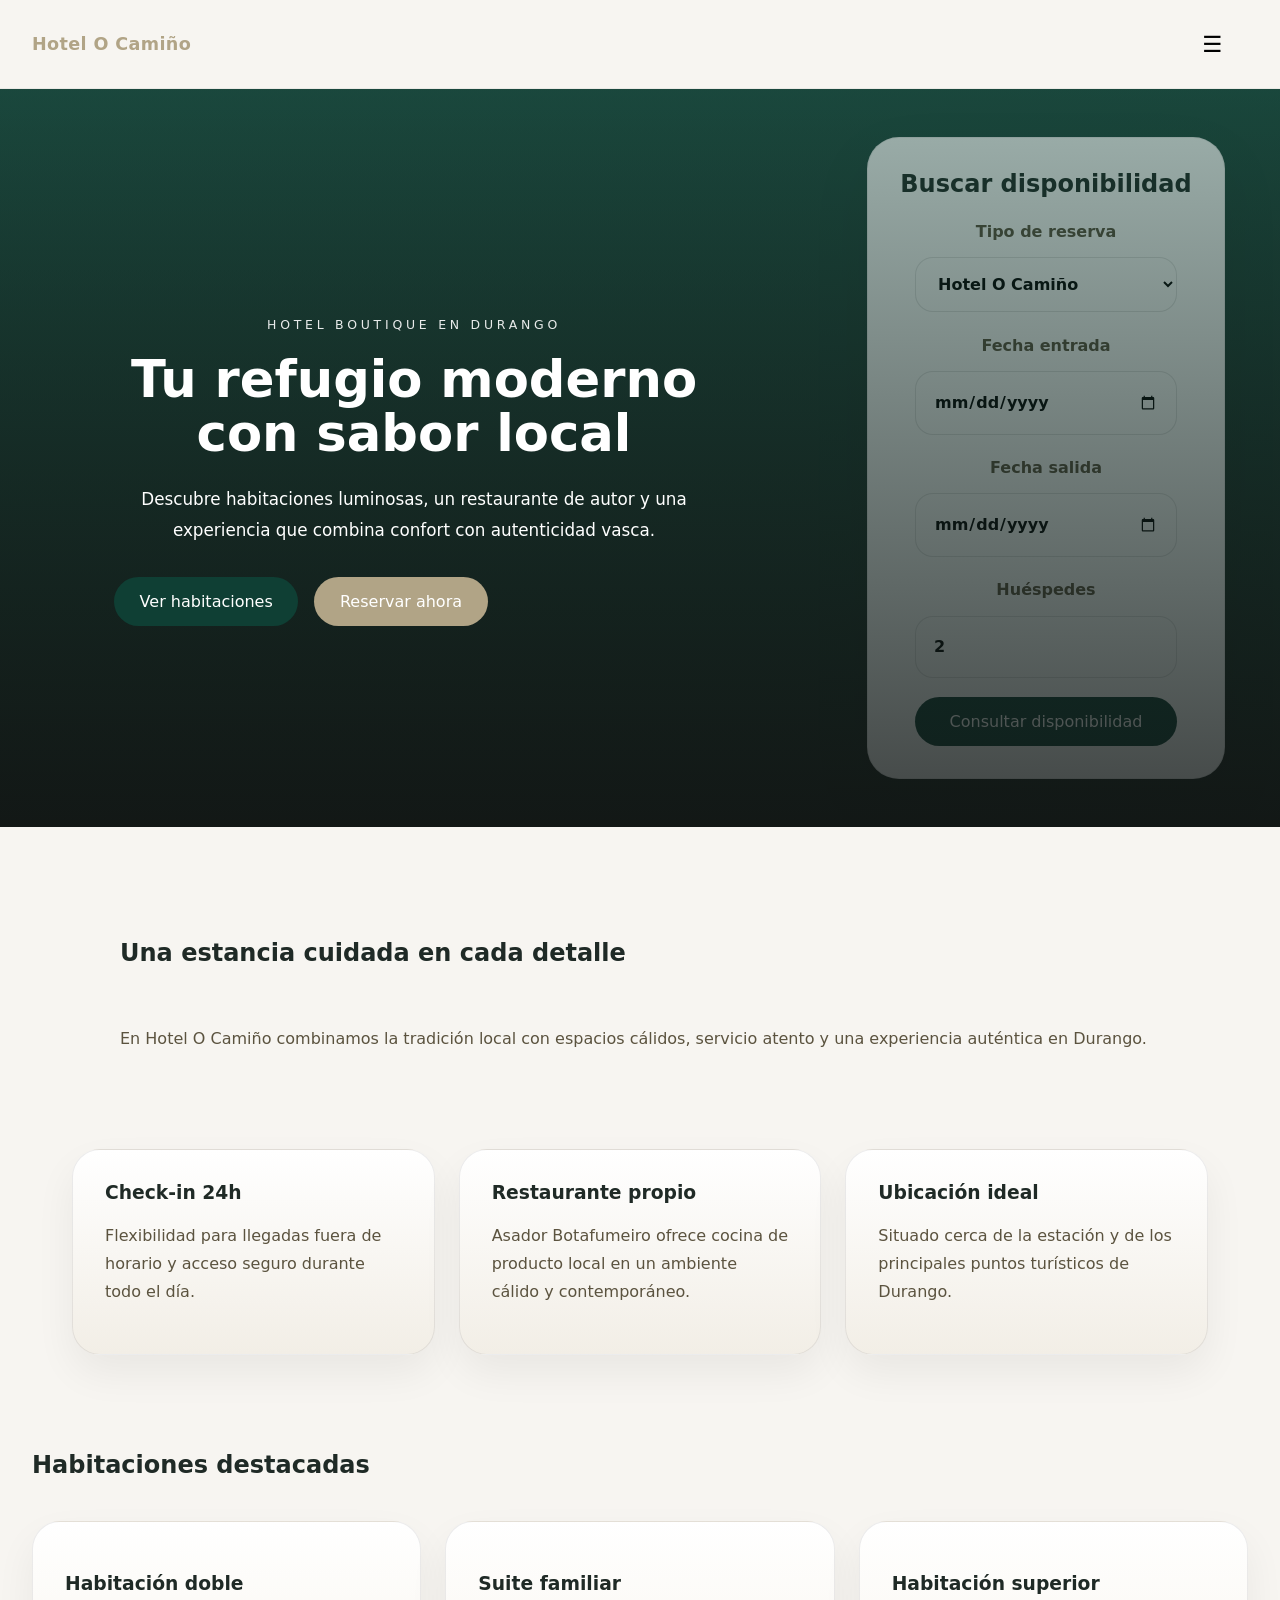
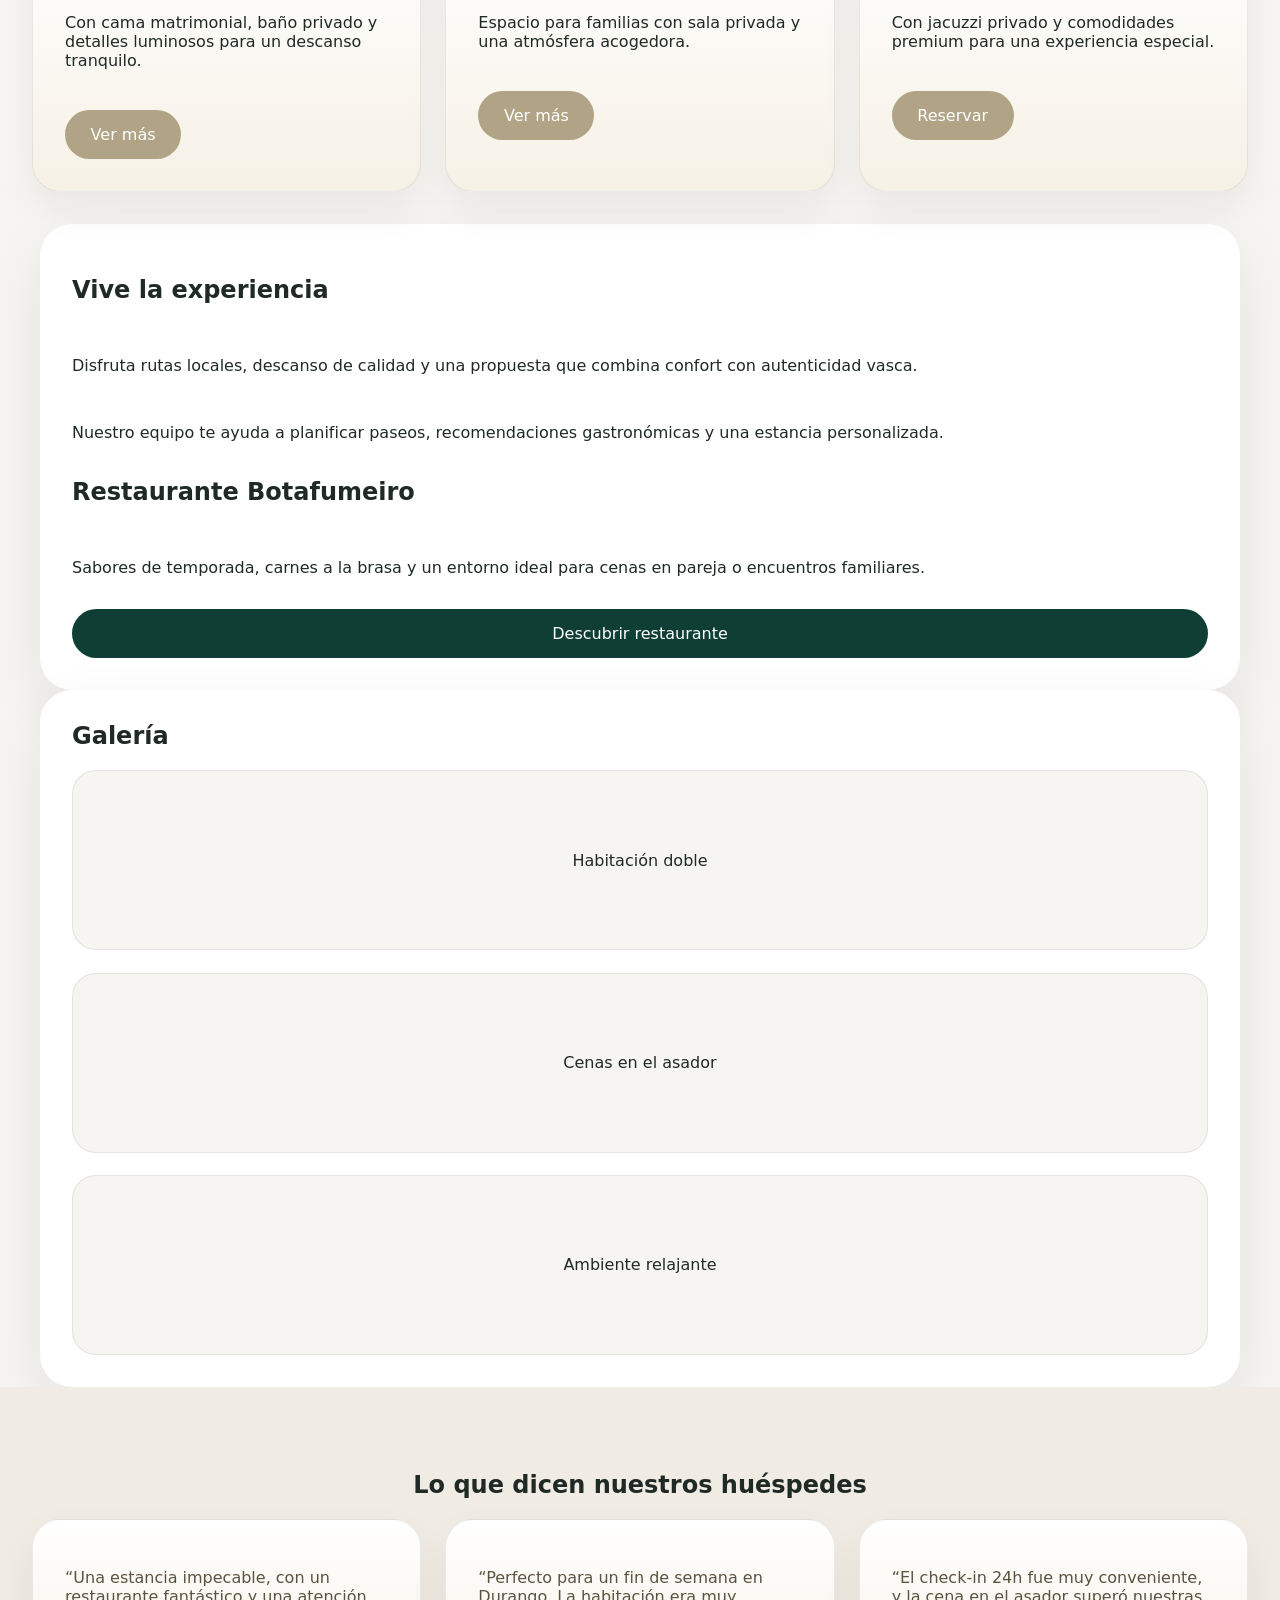
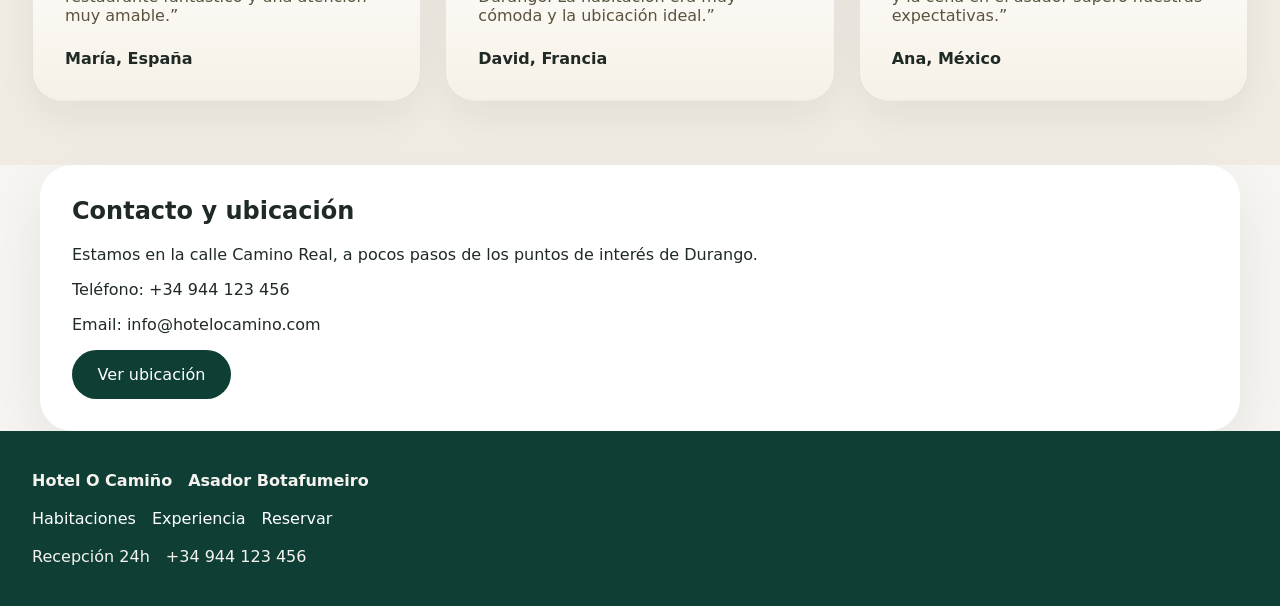
<file: demo Prodgects/index.html>
<!DOCTYPE html>
<html lang="es">

<head>
    <meta charset="UTF-8" />
    <meta name="viewport" content="width=device-width, initial-scale=1.0" />
    <meta name="description"
        content="Hotel O Camiño: alojamiento boutique en Durango con restaurante propio, reservas 24h y experiencia local." />
    <title>Hotel O Camiño</title>
    <link rel="stylesheet" href="style.css" />
</head>

<body>
    <header class="site-header">
        <div class="brand-group">
            <a href="index.html" class="brand-link hotel-logo">Hotel O Camiño</a>
        </div>
        <nav class="main-nav" aria-label="Navegación principal">
            <a href="#home">Inicio</a>
            <a href="#rooms">Habitaciones</a>
            <a href="#experience">Experiencia</a>
            <a href="#gallery">Galería</a>
            <a href="#contact">Contacto</a>
            <a href="reservas.html" class="btn btn-alt">Reservar</a>
        </nav>
        <button class="menu-toggle" aria-expanded="false" aria-label="Abrir menú">☰</button>
    </header>

    <main>
        <section id="home" class="hero hero-home">
            <div class="hero-content">
                <p class="eyebrow">Hotel boutique en Durango</p>
                <h1>Tu refugio moderno con sabor local</h1>
                <p>Descubre habitaciones luminosas, un restaurante de autor y una experiencia que combina confort con
                    autenticidad vasca.</p>
                <div class="hero-actions">
                    <a href="#rooms" class="btn btn-primary">Ver habitaciones</a>
                    <a href="reservas.html" class="btn btn-alt">Reservar ahora</a>
                </div>
            </div>

            <aside class="hero-card reservation-panel">
                <h2>Buscar disponibilidad</h2>
                <form class="reservation-form" action="#" novalidate>
                    <label>
                        Tipo de reserva
                        <select name="type" required>
                            <option value="hotel">Hotel O Camiño</option>
                            <option value="restaurant">Asador Botafumeiro</option>
                        </select>
                    </label>
                    <label>
                        Fecha entrada
                        <input type="date" name="checkin" required />
                    </label>
                    <label>
                        Fecha salida
                        <input type="date" name="checkout" required />
                    </label>
                    <label>
                        Huéspedes
                        <input type="number" name="guests" min="1" value="2" required />
                    </label>
                    <button type="submit" class="btn btn-primary">Consultar disponibilidad</button>
                </form>
            </aside>
        </section>

        <section class="section-intro">
            <div class="section-copy">
                <h2>Una estancia cuidada en cada detalle</h2>
                <p>En Hotel O Camiño combinamos la tradición local con espacios cálidos, servicio atento y una
                    experiencia auténtica en Durango.</p>
            </div>
            <div class="benefits-grid">
                <article class="card">
                    <h3>Check-in 24h</h3>
                    <p>Flexibilidad para llegadas fuera de horario y acceso seguro durante todo el día.</p>
                </article>
                <article class="card">
                    <h3>Restaurante propio</h3>
                    <p>Asador Botafumeiro ofrece cocina de producto local en un ambiente cálido y contemporáneo.</p>
                </article>
                <article class="card">
                    <h3>Ubicación ideal</h3>
                    <p>Situado cerca de la estación y de los principales puntos turísticos de Durango.</p>
                </article>
            </div>
        </section>

        <section id="rooms" class="cards-row">
            <h2>Habitaciones destacadas</h2>
            <div class="room-grid">
                <article class="room-card">
                    <h3>Habitación doble</h3>
                    <p>Con cama matrimonial, baño privado y detalles luminosos para un descanso tranquilo.</p>
                    <a href="hotel.html" class="btn btn-alt">Ver más</a>
                </article>
                <article class="room-card">
                    <h3>Suite familiar</h3>
                    <p>Espacio para familias con sala privada y una atmósfera acogedora.</p>
                    <a href="hotel.html" class="btn btn-alt">Ver más</a>
                </article>
                <article class="room-card">
                    <h3>Habitación superior</h3>
                    <p>Con jacuzzi privado y comodidades premium para una experiencia especial.</p>
                    <a href="reservas.html" class="btn btn-alt">Reservar</a>
                </article>
            </div>
        </section>

        <section id="experience" class="feature-split">
            <div>
                <h2>Vive la experiencia</h2>
                <p>Disfruta rutas locales, descanso de calidad y una propuesta que combina confort con autenticidad
                    vasca.</p>
                <p>Nuestro equipo te ayuda a planificar paseos, recomendaciones gastronómicas y una estancia
                    personalizada.</p>
            </div>
            <div>
                <h2>Restaurante Botafumeiro</h2>
                <p>Sabores de temporada, carnes a la brasa y un entorno ideal para cenas en pareja o encuentros
                    familiares.</p>
                <a href="restaurant.html" class="btn btn-primary">Descubrir restaurante</a>
            </div>
        </section>

        <section id="gallery" class="gallery-section">
            <h2>Galería</h2>
            <div class="gallery-grid">
                <div class="gallery-item">Habitación doble</div>
                <div class="gallery-item">Cenas en el asador</div>
                <div class="gallery-item">Ambiente relajante</div>
            </div>
        </section>

        <section class="testimonial-section">
            <h2>Lo que dicen nuestros huéspedes</h2>
            <div class="testimonial-grid">
                <article class="testimonial-card">
                    <p>“Una estancia impecable, con un restaurante fantástico y una atención muy amable.”</p>
                    <strong>María, España</strong>
                </article>
                <article class="testimonial-card">
                    <p>“Perfecto para un fin de semana en Durango. La habitación era muy cómoda y la ubicación ideal.”
                    </p>
                    <strong>David, Francia</strong>
                </article>
                <article class="testimonial-card">
                    <p>“El check-in 24h fue muy conveniente, y la cena en el asador superó nuestras expectativas.”</p>
                    <strong>Ana, México</strong>
                </article>
            </div>
        </section>

        <section id="contact" class="about-panel">
            <div>
                <h2>Contacto y ubicación</h2>
                <p>Estamos en la calle Camino Real, a pocos pasos de los puntos de interés de Durango.</p>
                <p>Teléfono: <a href="tel:+34944123456">+34 944 123 456</a></p>
                <p>Email: <a href="mailto:info@hotelocamino.com">info@hotelocamino.com</a></p>
                <a href="ubicacion.html" class="btn btn-primary">Ver ubicación</a>
            </div>
        </section>
    </main>

    <footer class="site-footer">
        <div class="footer-brand">
            <span>Hotel O Camiño</span>
            <span>Asador Botafumeiro</span>
        </div>
        <div class="footer-nav">
            <a href="#rooms">Habitaciones</a>
            <a href="#experience">Experiencia</a>
            <a href="reservas.html">Reservar</a>
        </div>
        <div class="contact-info">
            <p>Recepción 24h</p>
            <p>+34 944 123 456</p>
        </div>
    </footer>

    <script src="script.js"></script>
</body>

</html>
</file>
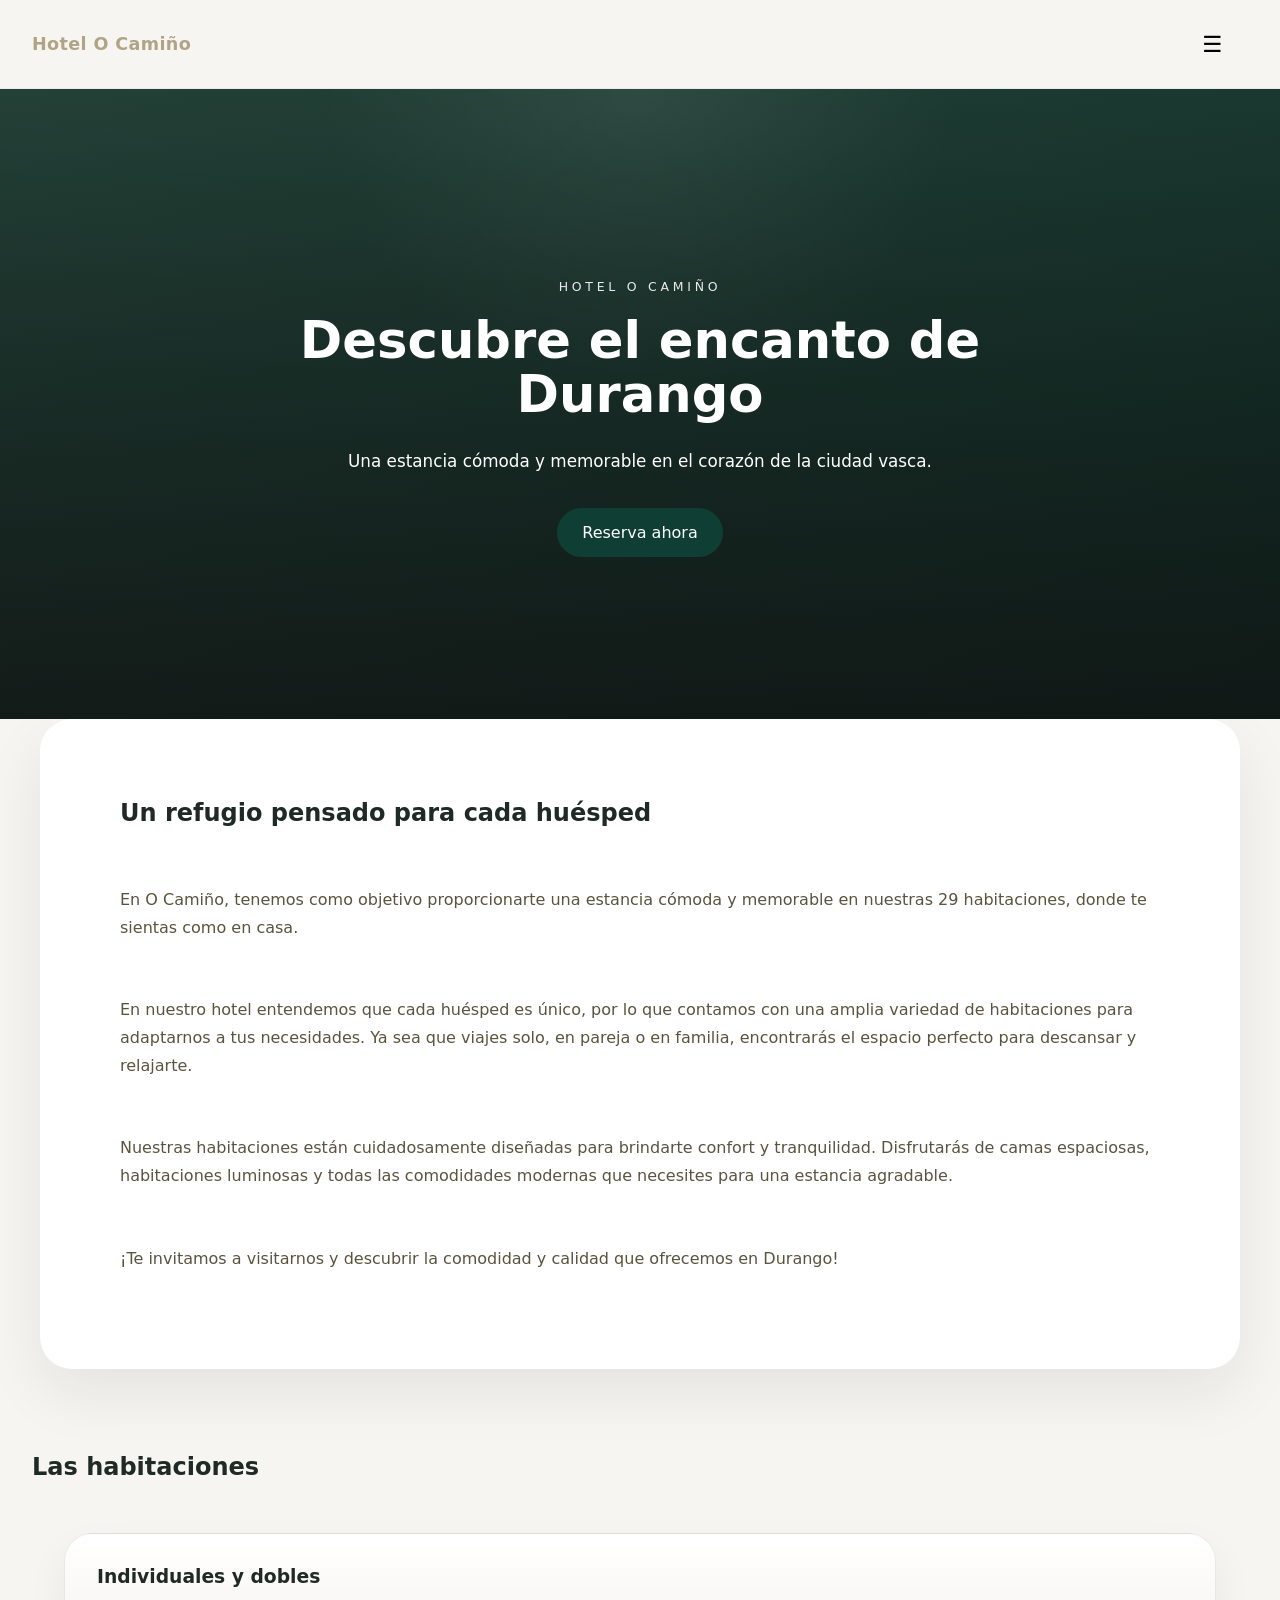
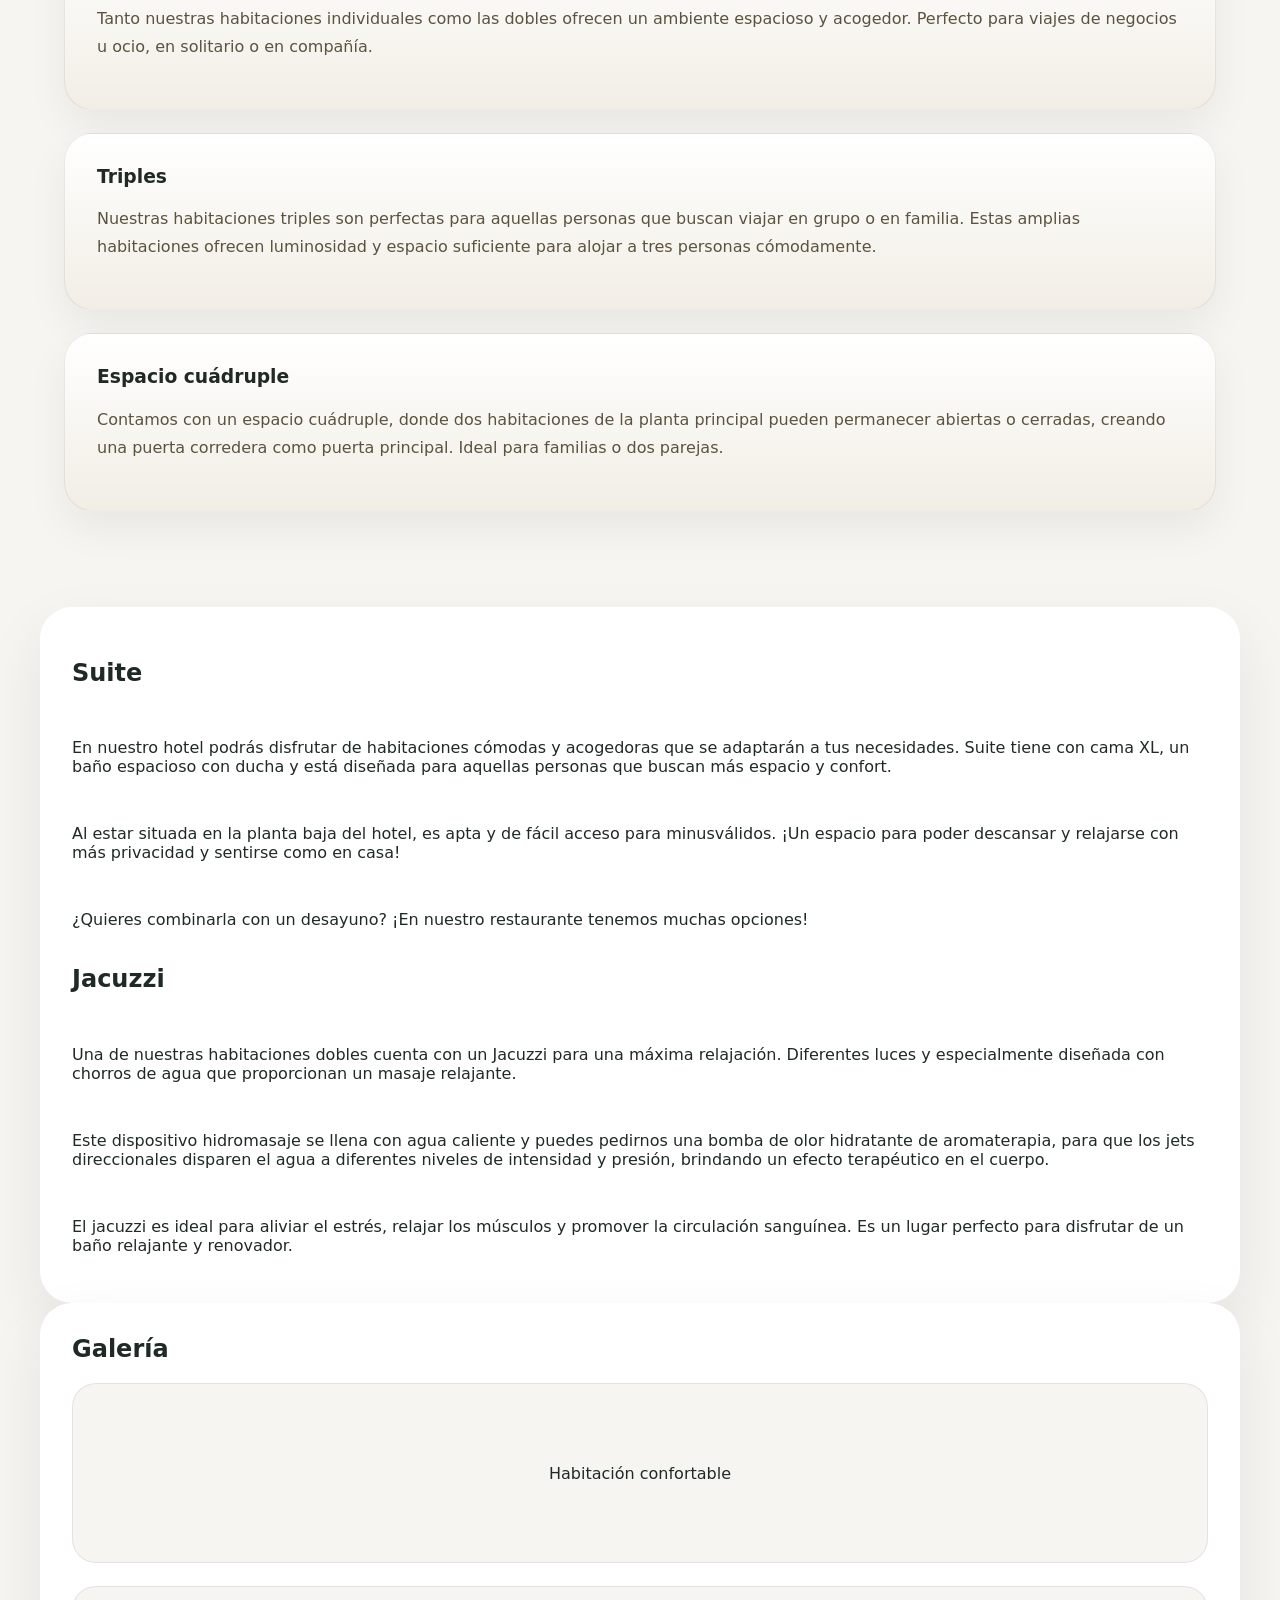
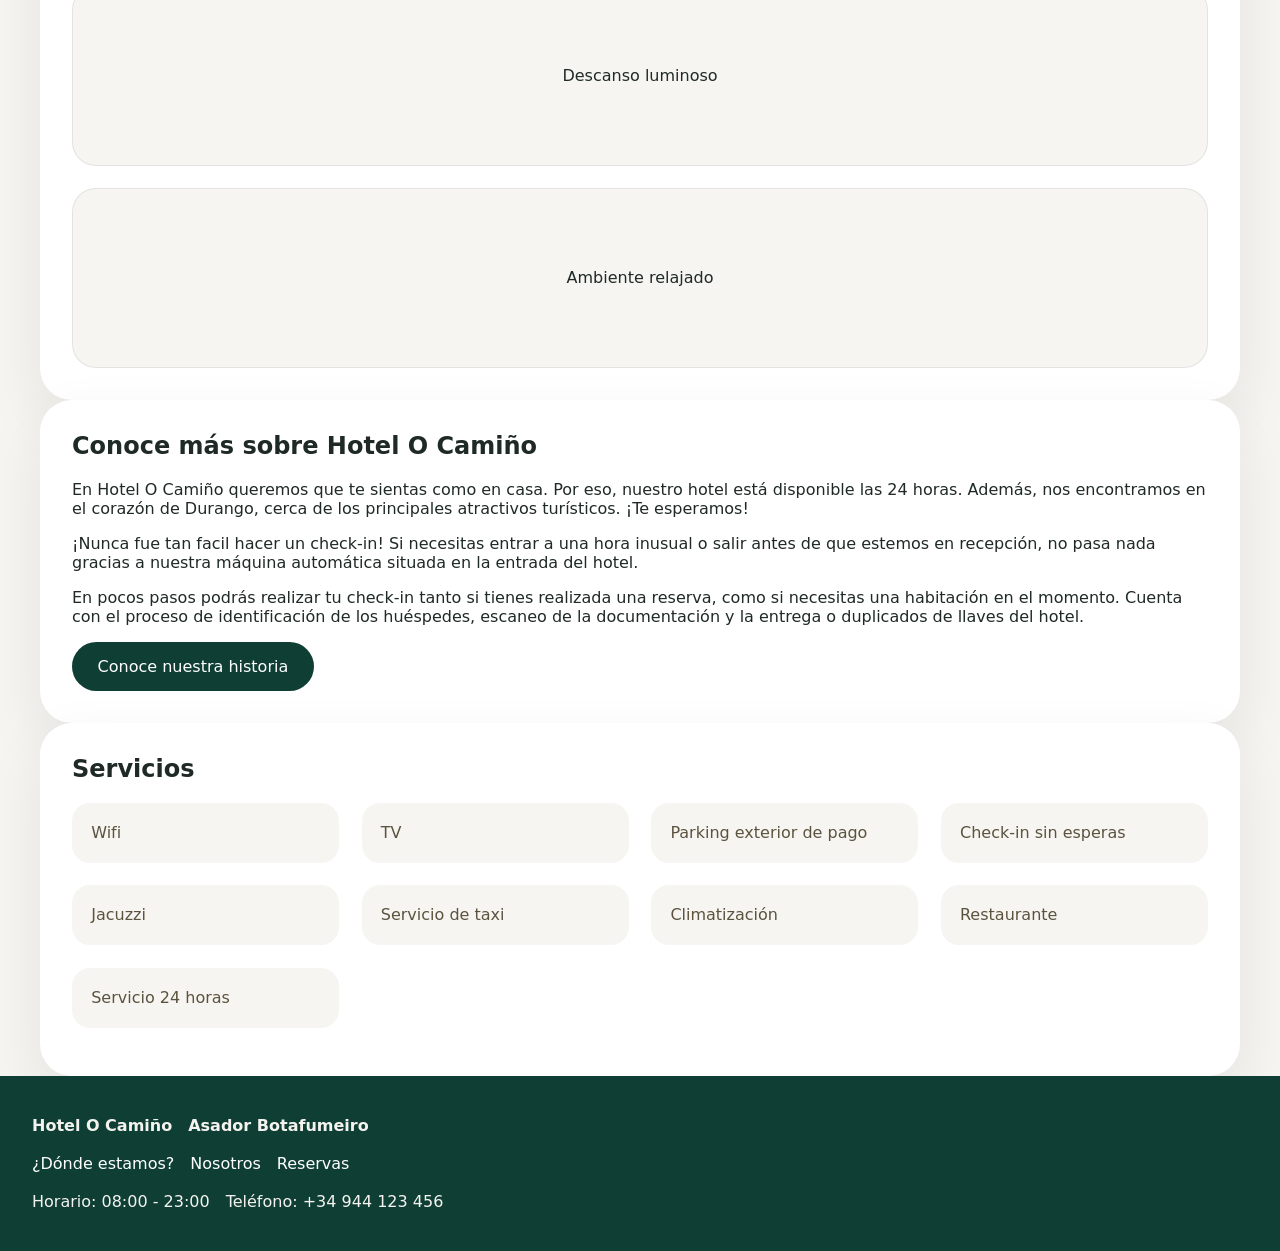
<file: demo Prodgects/hotel.html>
<!DOCTYPE html>
<html lang="es">

<head>
    <meta charset="UTF-8" />
    <meta name="viewport" content="width=device-width, initial-scale=1.0" />
    <title>Hotel O Camiño</title>
    <link rel="stylesheet" href="style.css" />
</head>

<body>
    <header class="site-header">
        <div class="brand-group">
            <a href="index.html" class="brand-link hotel-logo">Hotel O Camiño</a>
        </div>
        <nav class="main-nav">
            <a href="ubicacion.html">¿Dónde estamos?</a>
            <a href="nosotros.html">Nosotros</a>
            <a href="reservas.html" class="btn btn-alt">Reservas</a>
        </nav>
        <button class="menu-toggle" aria-label="Abrir menú">☰</button>
    </header>

    <section class="hero hero-hotel">
        <div class="hero-content">
            <p class="eyebrow">Hotel O Camiño</p>
            <h1>Descubre el encanto de Durango</h1>
            <p>Una estancia cómoda y memorable en el corazón de la ciudad vasca.</p>
            <a href="reservas.html" class="btn btn-primary">Reserva ahora</a>
        </div>
    </section>

    <section class="intro-panel">
        <div class="section-copy">
            <h2>Un refugio pensado para cada huésped</h2>
            <p>En O Camiño, tenemos como objetivo proporcionarte una estancia cómoda y memorable en nuestras 29
                habitaciones, donde te sientas como en casa.</p>
            <p>En nuestro hotel entendemos que cada huésped es único, por lo que contamos con una amplia variedad de
                habitaciones para adaptarnos a tus necesidades. Ya sea que viajes solo, en pareja o en familia,
                encontrarás el espacio perfecto para descansar y relajarte.</p>
            <p>Nuestras habitaciones están cuidadosamente diseñadas para brindarte confort y tranquilidad. Disfrutarás
                de camas espaciosas, habitaciones luminosas y todas las comodidades modernas que necesites para una
                estancia agradable.</p>
            <p>¡Te invitamos a visitarnos y descubrir la comodidad y calidad que ofrecemos en Durango!</p>
        </div>
    </section>

    <section class="rooms-grid">
        <h2>Las habitaciones</h2>
        <div class="cards-row">
            <article class="card">
                <h3>Individuales y dobles</h3>
                <p>Tanto nuestras habitaciones individuales como las dobles ofrecen un ambiente espacioso y acogedor.
                    Perfecto para viajes de negocios u ocio, en solitario o en compañía.</p>
            </article>
            <article class="card">
                <h3>Triples</h3>
                <p>Nuestras habitaciones triples son perfectas para aquellas personas que buscan viajar en grupo o en
                    familia. Estas amplias habitaciones ofrecen luminosidad y espacio suficiente para alojar a tres
                    personas cómodamente.</p>
            </article>
            <article class="card">
                <h3>Espacio cuádruple</h3>
                <p>Contamos con un espacio cuádruple, donde dos habitaciones de la planta principal pueden permanecer
                    abiertas o cerradas, creando una puerta corredera como puerta principal. Ideal para familias o dos
                    parejas.</p>
            </article>
        </div>
    </section>

    <section class="feature-split">
        <div>
            <h2>Suite</h2>
            <p>En nuestro hotel podrás disfrutar de habitaciones cómodas y acogedoras que se adaptarán a tus
                necesidades. Suite tiene con cama XL, un baño espacioso con ducha y está diseñada para aquellas personas
                que buscan más espacio y confort.</p>
            <p>Al estar situada en la planta baja del hotel, es apta y de fácil acceso para minusválidos. ¡Un espacio
                para poder descansar y relajarse con más privacidad y sentirse como en casa!</p>
            <p>¿Quieres combinarla con un desayuno? ¡En nuestro restaurante tenemos muchas opciones!</p>
        </div>
        <div>
            <h2>Jacuzzi</h2>
            <p>Una de nuestras habitaciones dobles cuenta con un Jacuzzi para una máxima relajación. Diferentes luces y
                especialmente diseñada con chorros de agua que proporcionan un masaje relajante.</p>
            <p>Este dispositivo hidromasaje se llena con agua caliente y puedes pedirnos una bomba de olor hidratante de
                aromaterapia, para que los jets direccionales disparen el agua a diferentes niveles de intensidad y
                presión, brindando un efecto terapéutico en el cuerpo.</p>
            <p>El jacuzzi es ideal para aliviar el estrés, relajar los músculos y promover la circulación sanguínea. Es
                un lugar perfecto para disfrutar de un baño relajante y renovador.</p>
        </div>
    </section>

    <section class="gallery-section">
        <h2>Galería</h2>
        <div class="gallery-grid">
            <div class="gallery-item">Habitación confortable</div>
            <div class="gallery-item">Descanso luminoso</div>
            <div class="gallery-item">Ambiente relajado</div>
        </div>
    </section>

    <section class="about-panel">
        <div>
            <h2>Conoce más sobre Hotel O Camiño</h2>
            <p>En Hotel O Camiño queremos que te sientas como en casa. Por eso, nuestro hotel está disponible las 24
                horas. Además, nos encontramos en el corazón de Durango, cerca de los principales atractivos turísticos.
                ¡Te esperamos!</p>
            <p>¡Nunca fue tan facil hacer un check-in! Si necesitas entrar a una hora inusual o salir antes de que
                estemos en recepción, no pasa nada gracias a nuestra máquina automática situada en la entrada del hotel.
            </p>
            <p>En pocos pasos podrás realizar tu check-in tanto si tienes realizada una reserva, como si necesitas una
                habitación en el momento. Cuenta con el proceso de identificación de los huéspedes, escaneo de la
                documentación y la entrega o duplicados de llaves del hotel.</p>
            <a href="nosotros.html" class="btn btn-primary">Conoce nuestra historia</a>
        </div>
    </section>

    <section class="services-panel">
        <h2>Servicios</h2>
        <ul class="services-list">
            <li>Wifi</li>
            <li>TV</li>
            <li>Parking exterior de pago</li>
            <li>Check-in sin esperas</li>
            <li>Jacuzzi</li>
            <li>Servicio de taxi</li>
            <li>Climatización</li>
            <li>Restaurante</li>
            <li>Servicio 24 horas</li>
        </ul>
    </section>

    <footer class="site-footer">
        <div class="footer-brand">
            <span>Hotel O Camiño</span>
            <span>Asador Botafumeiro</span>
        </div>
        <div class="footer-nav">
            <a href="ubicacion.html">¿Dónde estamos?</a>
            <a href="nosotros.html">Nosotros</a>
            <a href="reservas.html">Reservas</a>
        </div>
        <div class="contact-info">
            <p>Horario: 08:00 - 23:00</p>
            <p>Teléfono: +34 944 123 456</p>
        </div>
    </footer>

    <script src="script.js"></script>
</body>

</html>
</file>
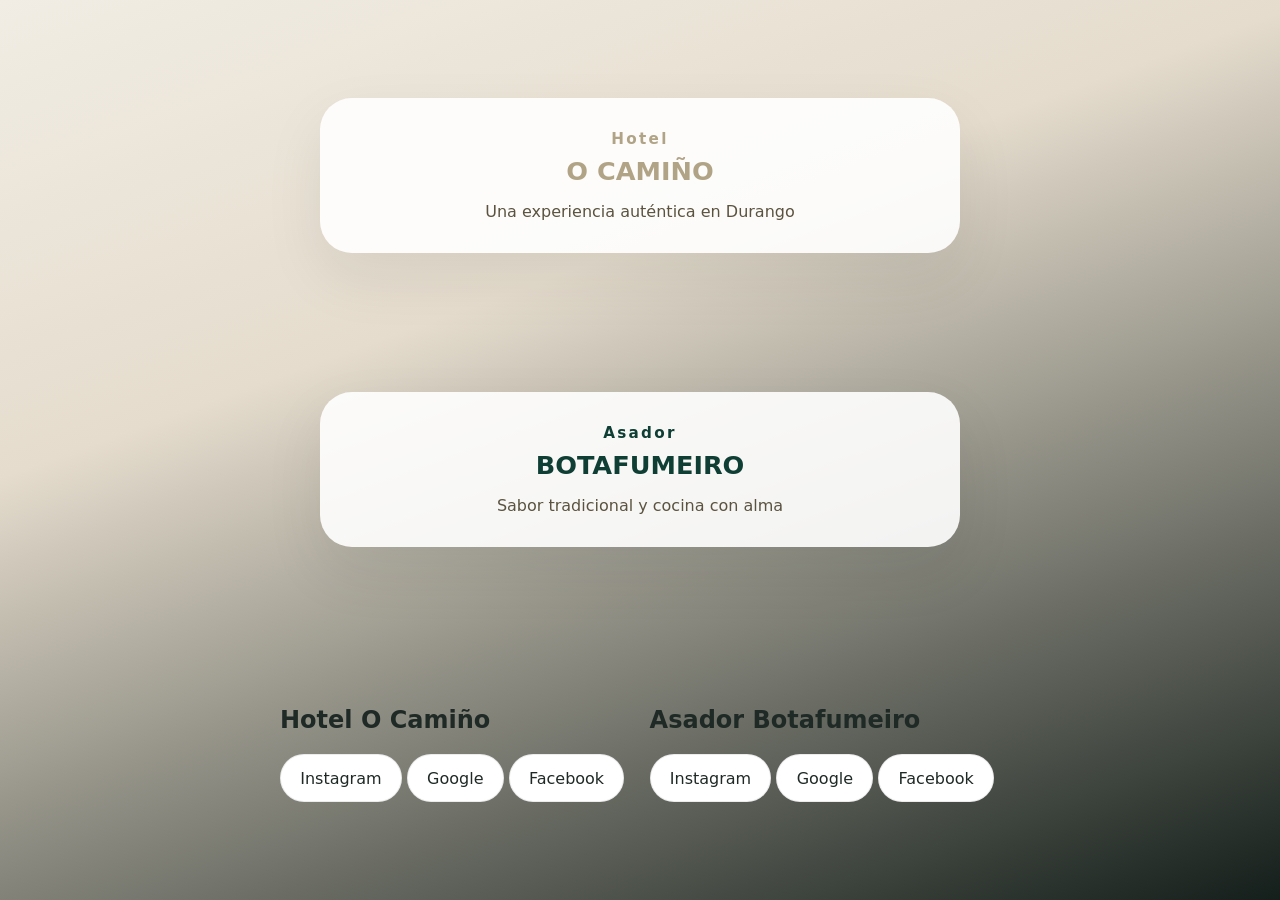
<file: demo Prodgects/index-old.html>
<!DOCTYPE html>
<html lang="es">
<head>
  <meta charset="UTF-8" />
  <meta name="viewport" content="width=device-width, initial-scale=1.0" />
  <title>Hotel O Camiño & Asador Botafumeiro</title>
  <link rel="stylesheet" href="style.css" />
</head>
<body class="landing-page">
  <main class="landing-shell">
    <div class="landing-brand">
      <a href="hotel.html" class="landing-logo hotel-logo" aria-label="Hotel O Camiño">
        <span>Hotel</span>
        <strong>O Camiño</strong>
      </a>
      <p>Una experiencia auténtica en Durango</p>
    </div>
    <div class="landing-brand">
      <a href="restaurant.html" class="landing-logo restaurant-logo" aria-label="Asador Botafumeiro">
        <span>Asador</span>
        <strong>Botafumeiro</strong>
      </a>
      <p>Sabor tradicional y cocina con alma</p>
    </div>
    <div class="landing-social">
      <div>
        <h2>Hotel O Camiño</h2>
        <a href="#" class="social-link">Instagram</a>
        <a href="#" class="social-link">Google</a>
        <a href="#" class="social-link">Facebook</a>
      </div>
      <div>
        <h2>Asador Botafumeiro</h2>
        <a href="#" class="social-link">Instagram</a>
        <a href="#" class="social-link">Google</a>
        <a href="#" class="social-link">Facebook</a>
      </div>
    </div>
  </main>
</body>
</html>
</file>
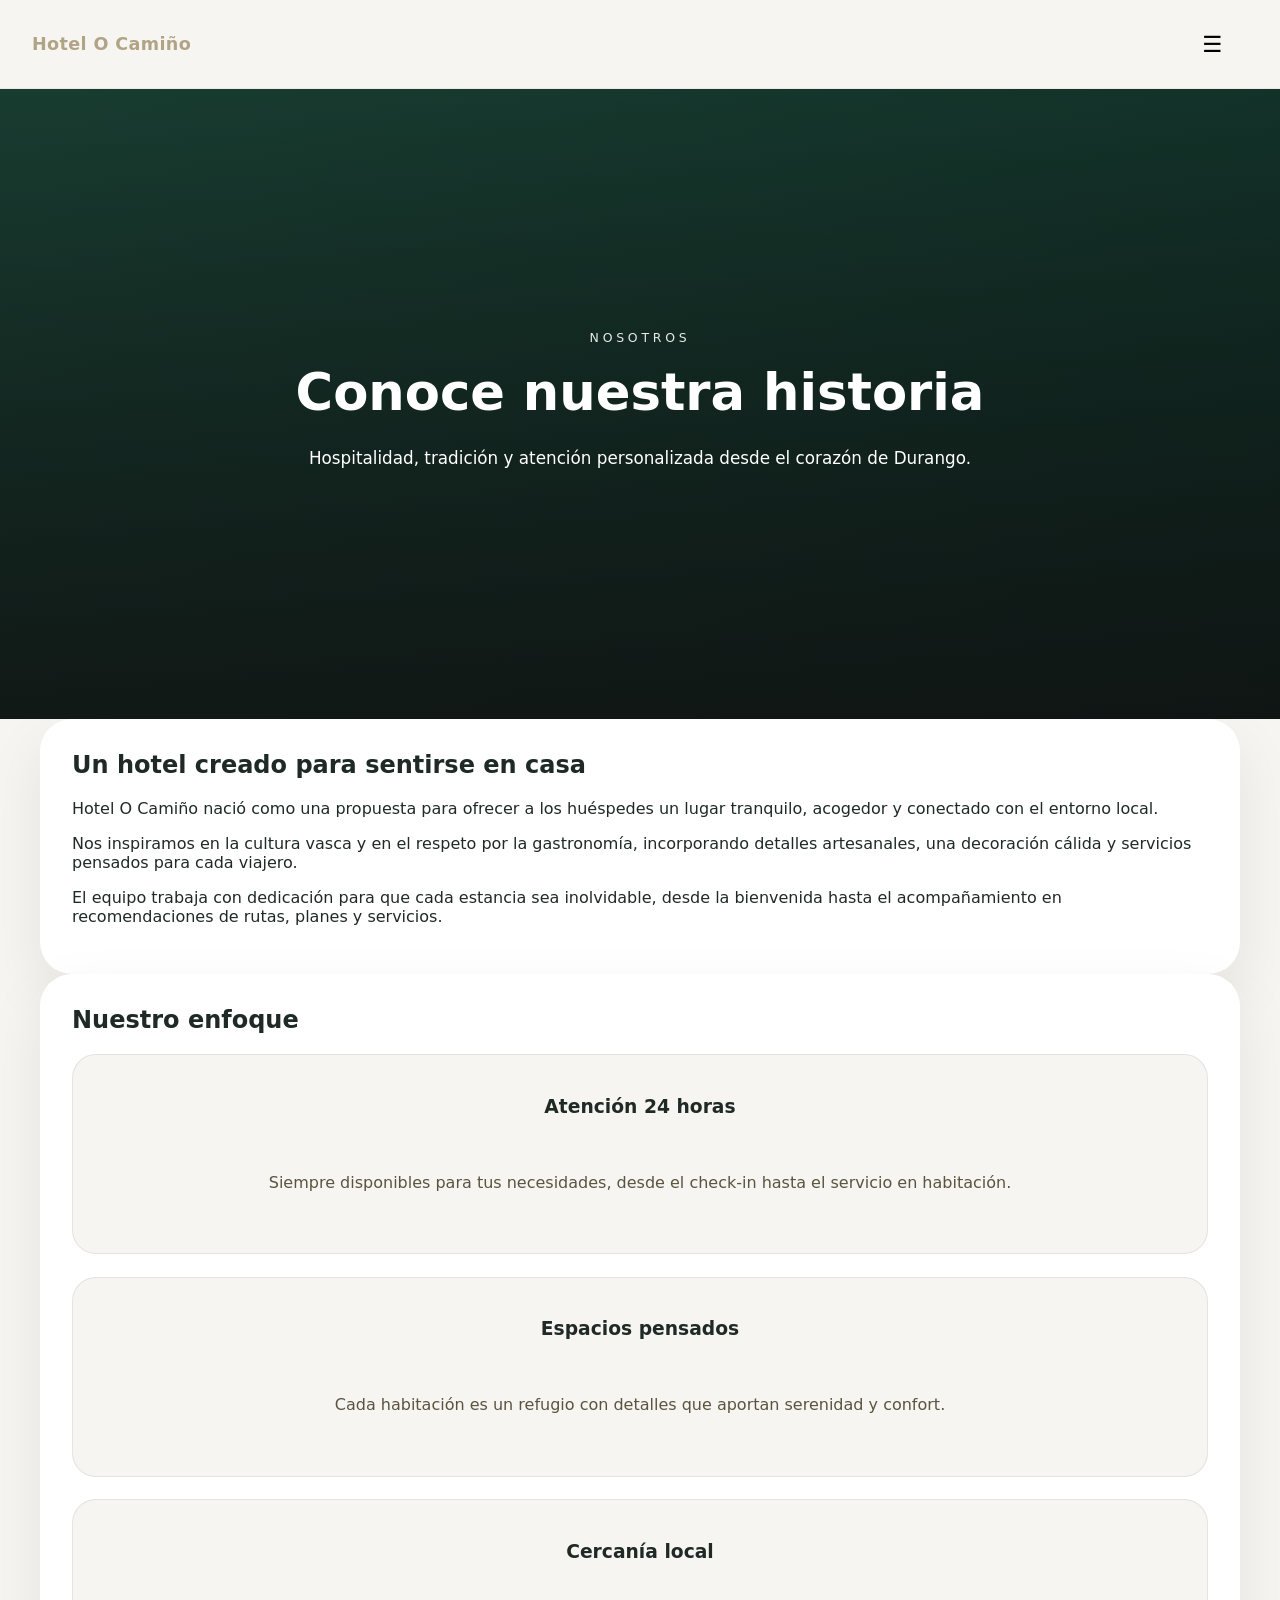
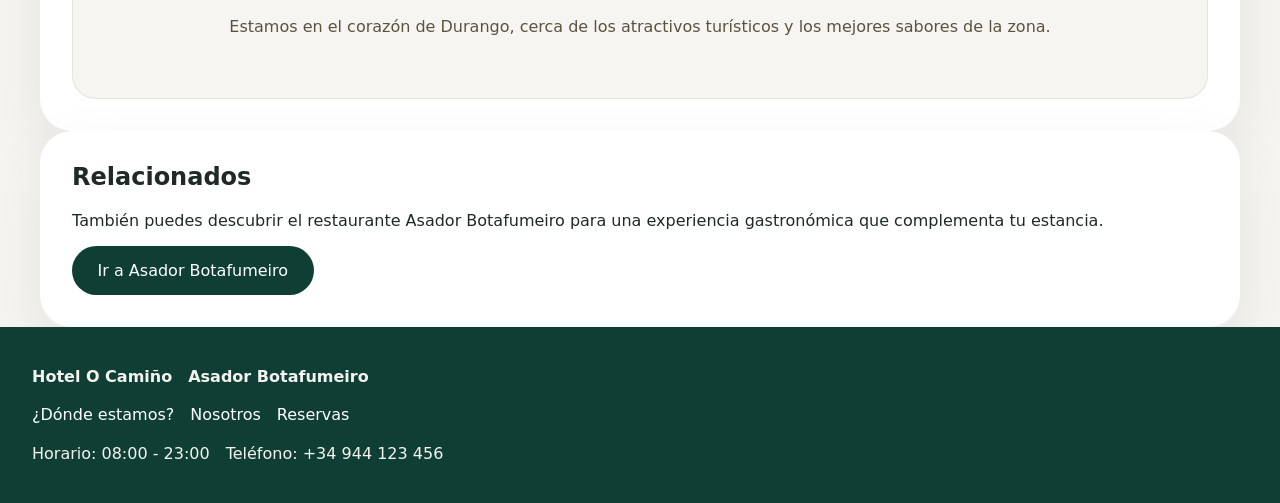
<file: demo Prodgects/nosotros.html>
<!DOCTYPE html>
<html lang="es">

<head>
    <meta charset="UTF-8" />
    <meta name="viewport" content="width=device-width, initial-scale=1.0" />
    <title>Nosotros - Hotel O Camiño</title>
    <link rel="stylesheet" href="style.css" />
</head>

<body>
    <header class="site-header">
        <div class="brand-group">
            <a href="index.html" class="brand-link hotel-logo">Hotel O Camiño</a>
        </div>
        <nav class="main-nav">
            <a href="ubicacion.html">¿Dónde estamos?</a>
            <a href="nosotros.html">Nosotros</a>
            <a href="reservas.html" class="btn btn-alt">Reservas</a>
        </nav>
        <button class="menu-toggle" aria-label="Abrir menú">☰</button>
    </header>

    <section class="hero hero-nosotros">
        <div class="hero-content">
            <p class="eyebrow">Nosotros</p>
            <h1>Conoce nuestra historia</h1>
            <p>Hospitalidad, tradición y atención personalizada desde el corazón de Durango.</p>
        </div>
    </section>

    <section class="about-panel">
        <div>
            <h2>Un hotel creado para sentirse en casa</h2>
            <p>Hotel O Camiño nació como una propuesta para ofrecer a los huéspedes un lugar tranquilo, acogedor y
                conectado con el entorno local.</p>
            <p>Nos inspiramos en la cultura vasca y en el respeto por la gastronomía, incorporando detalles artesanales,
                una decoración cálida y servicios pensados para cada viajero.</p>
            <p>El equipo trabaja con dedicación para que cada estancia sea inolvidable, desde la bienvenida hasta el
                acompañamiento en recomendaciones de rutas, planes y servicios.</p>
        </div>
    </section>

    <section class="timeline-section">
        <h2>Nuestro enfoque</h2>
        <div class="timeline-grid">
            <article class="timeline-card">
                <h3>Atención 24 horas</h3>
                <p>Siempre disponibles para tus necesidades, desde el check-in hasta el servicio en habitación.</p>
            </article>
            <article class="timeline-card">
                <h3>Espacios pensados</h3>
                <p>Cada habitación es un refugio con detalles que aportan serenidad y confort.</p>
            </article>
            <article class="timeline-card">
                <h3>Cercanía local</h3>
                <p>Estamos en el corazón de Durango, cerca de los atractivos turísticos y los mejores sabores de la
                    zona.</p>
            </article>
        </div>
    </section>

    <section class="services-panel">
        <h2>Relacionados</h2>
        <p>También puedes descubrir el restaurante Asador Botafumeiro para una experiencia gastronómica que complementa
            tu estancia.</p>
        <a href="restaurant.html" class="btn btn-primary">Ir a Asador Botafumeiro</a>
    </section>

    <footer class="site-footer">
        <div class="footer-brand">
            <span>Hotel O Camiño</span>
            <span>Asador Botafumeiro</span>
        </div>
        <div class="footer-nav">
            <a href="ubicacion.html">¿Dónde estamos?</a>
            <a href="nosotros.html">Nosotros</a>
            <a href="reservas.html">Reservas</a>
        </div>
        <div class="contact-info">
            <p>Horario: 08:00 - 23:00</p>
            <p>Teléfono: +34 944 123 456</p>
        </div>
    </footer>

    <script src="script.js"></script>
</body>

</html>
</file>
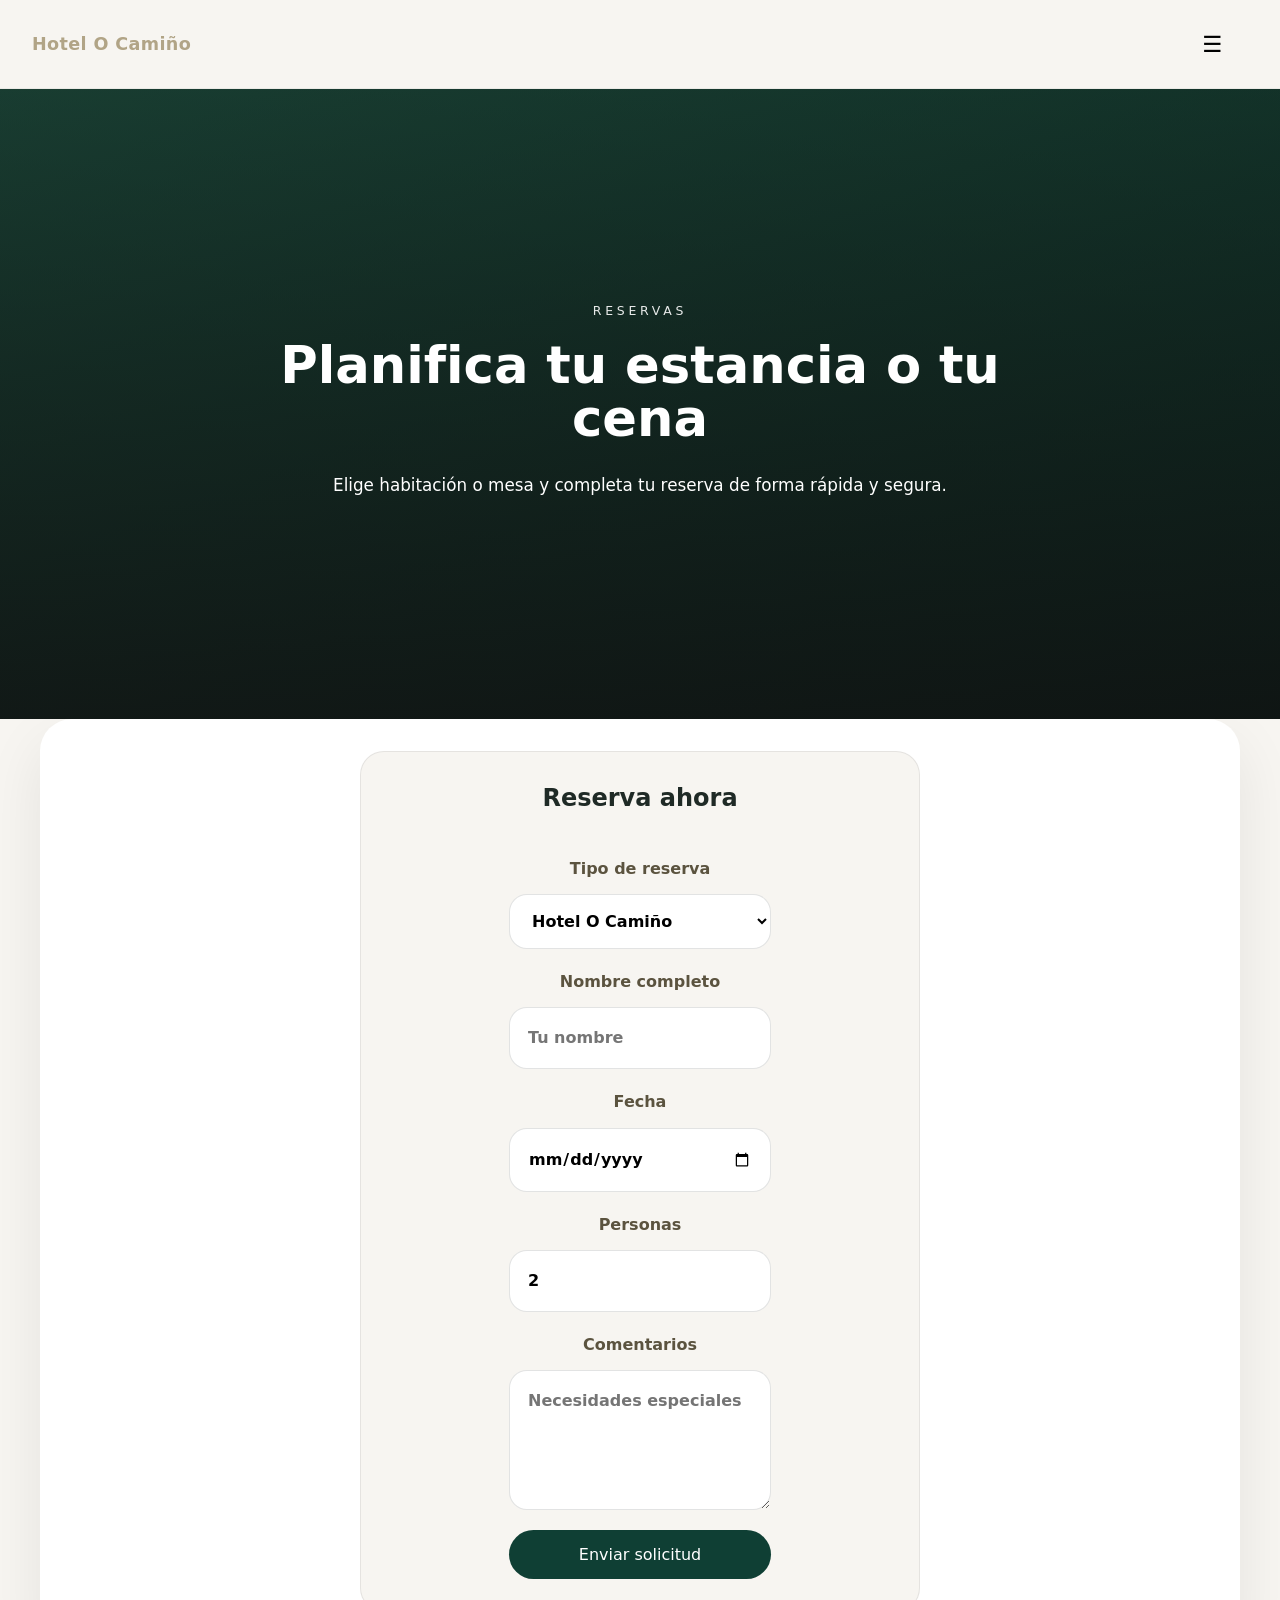
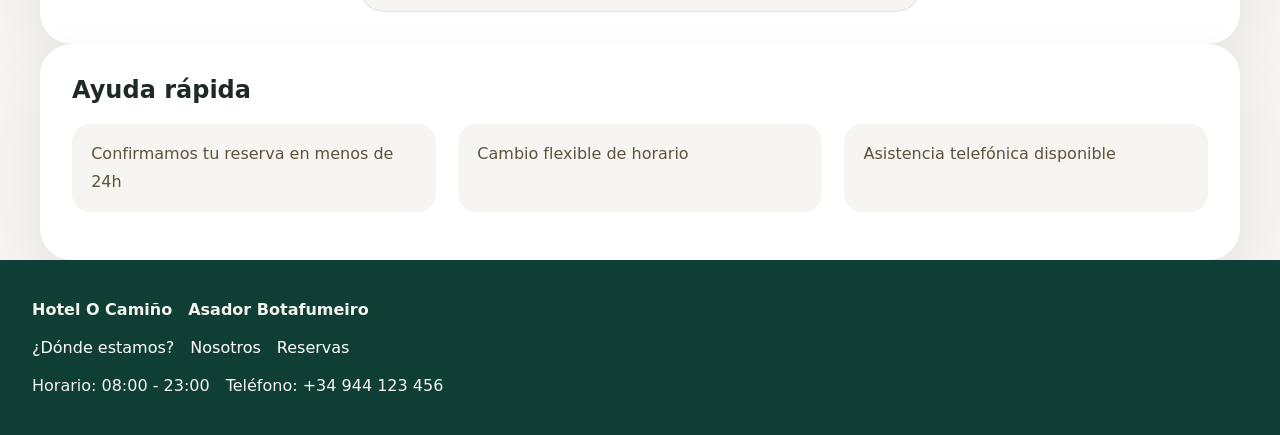
<file: demo Prodgects/reservas.html>
<!DOCTYPE html>
<html lang="es">

<head>
    <meta charset="UTF-8" />
    <meta name="viewport" content="width=device-width, initial-scale=1.0" />
    <title>Reservas - Hotel O Camiño</title>
    <link rel="stylesheet" href="style.css" />
</head>

<body>
    <header class="site-header">
        <div class="brand-group">
            <a href="index.html" class="brand-link hotel-logo">Hotel O Camiño</a>
        </div>
        <nav class="main-nav">
            <a href="ubicacion.html">¿Dónde estamos?</a>
            <a href="nosotros.html">Nosotros</a>
            <a href="reservas.html" class="btn btn-alt">Reservas</a>
        </nav>
        <button class="menu-toggle" aria-label="Abrir menú">☰</button>
    </header>

    <section class="hero hero-reservas">
        <div class="hero-content">
            <p class="eyebrow">Reservas</p>
            <h1>Planifica tu estancia o tu cena</h1>
            <p>Elige habitación o mesa y completa tu reserva de forma rápida y segura.</p>
        </div>
    </section>

    <section class="reservation-panel">
        <div class="form-card">
            <h2>Reserva ahora</h2>
            <form action="#" class="reservation-form">
                <label>
                    Tipo de reserva
                    <select>
                        <option>Hotel O Camiño</option>
                        <option>Asador Botafumeiro</option>
                    </select>
                </label>
                <label>
                    Nombre completo
                    <input type="text" placeholder="Tu nombre" />
                </label>
                <label>
                    Fecha
                    <input type="date" />
                </label>
                <label>
                    Personas
                    <input type="number" min="1" value="2" />
                </label>
                <label>
                    Comentarios
                    <textarea placeholder="Necesidades especiales"></textarea>
                </label>
                <button type="submit" class="btn btn-primary">Enviar solicitud</button>
            </form>
        </div>
    </section>

    <section class="services-panel">
        <h2>Ayuda rápida</h2>
        <ul class="services-list">
            <li>Confirmamos tu reserva en menos de 24h</li>
            <li>Cambio flexible de horario</li>
            <li>Asistencia telefónica disponible</li>
        </ul>
    </section>

    <footer class="site-footer">
        <div class="footer-brand">
            <span>Hotel O Camiño</span>
            <span>Asador Botafumeiro</span>
        </div>
        <div class="footer-nav">
            <a href="ubicacion.html">¿Dónde estamos?</a>
            <a href="nosotros.html">Nosotros</a>
            <a href="reservas.html">Reservas</a>
        </div>
        <div class="contact-info">
            <p>Horario: 08:00 - 23:00</p>
            <p>Teléfono: +34 944 123 456</p>
        </div>
    </footer>

    <script src="script.js"></script>
</body>

</html>
</file>
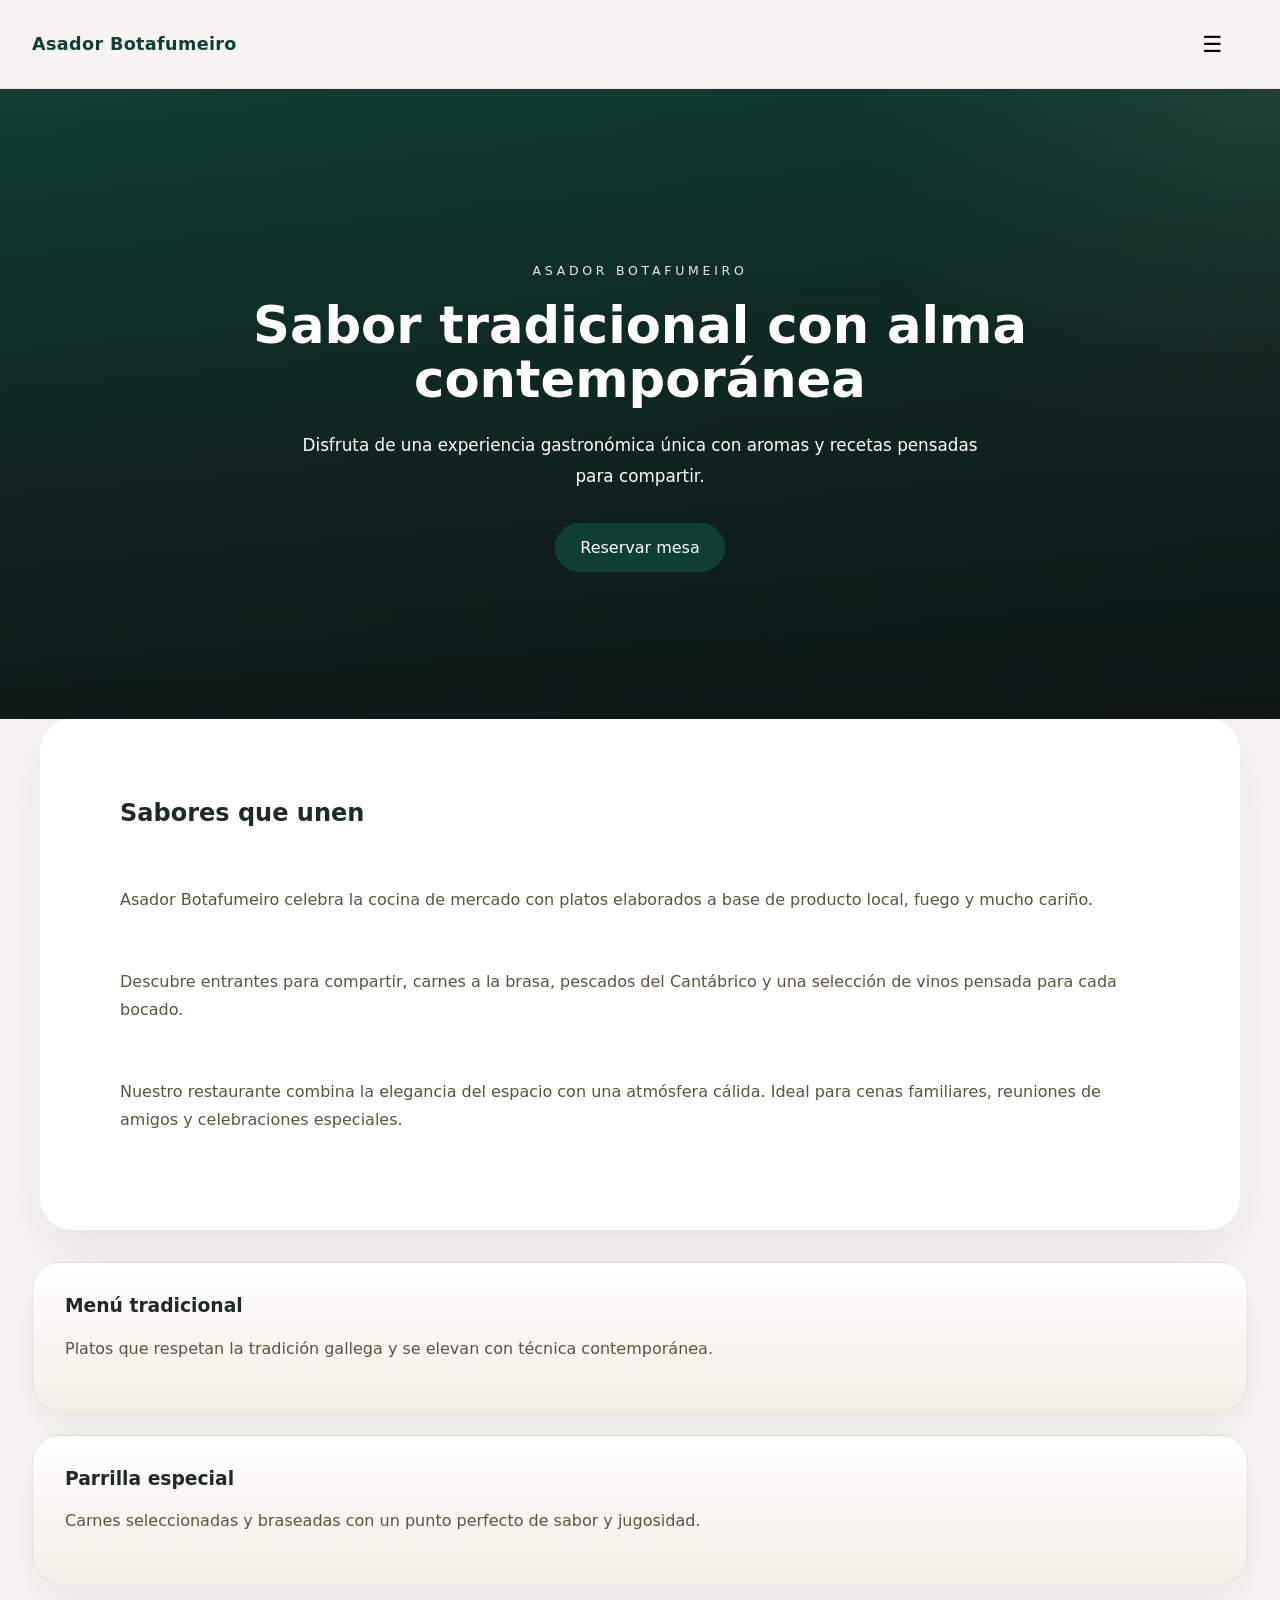
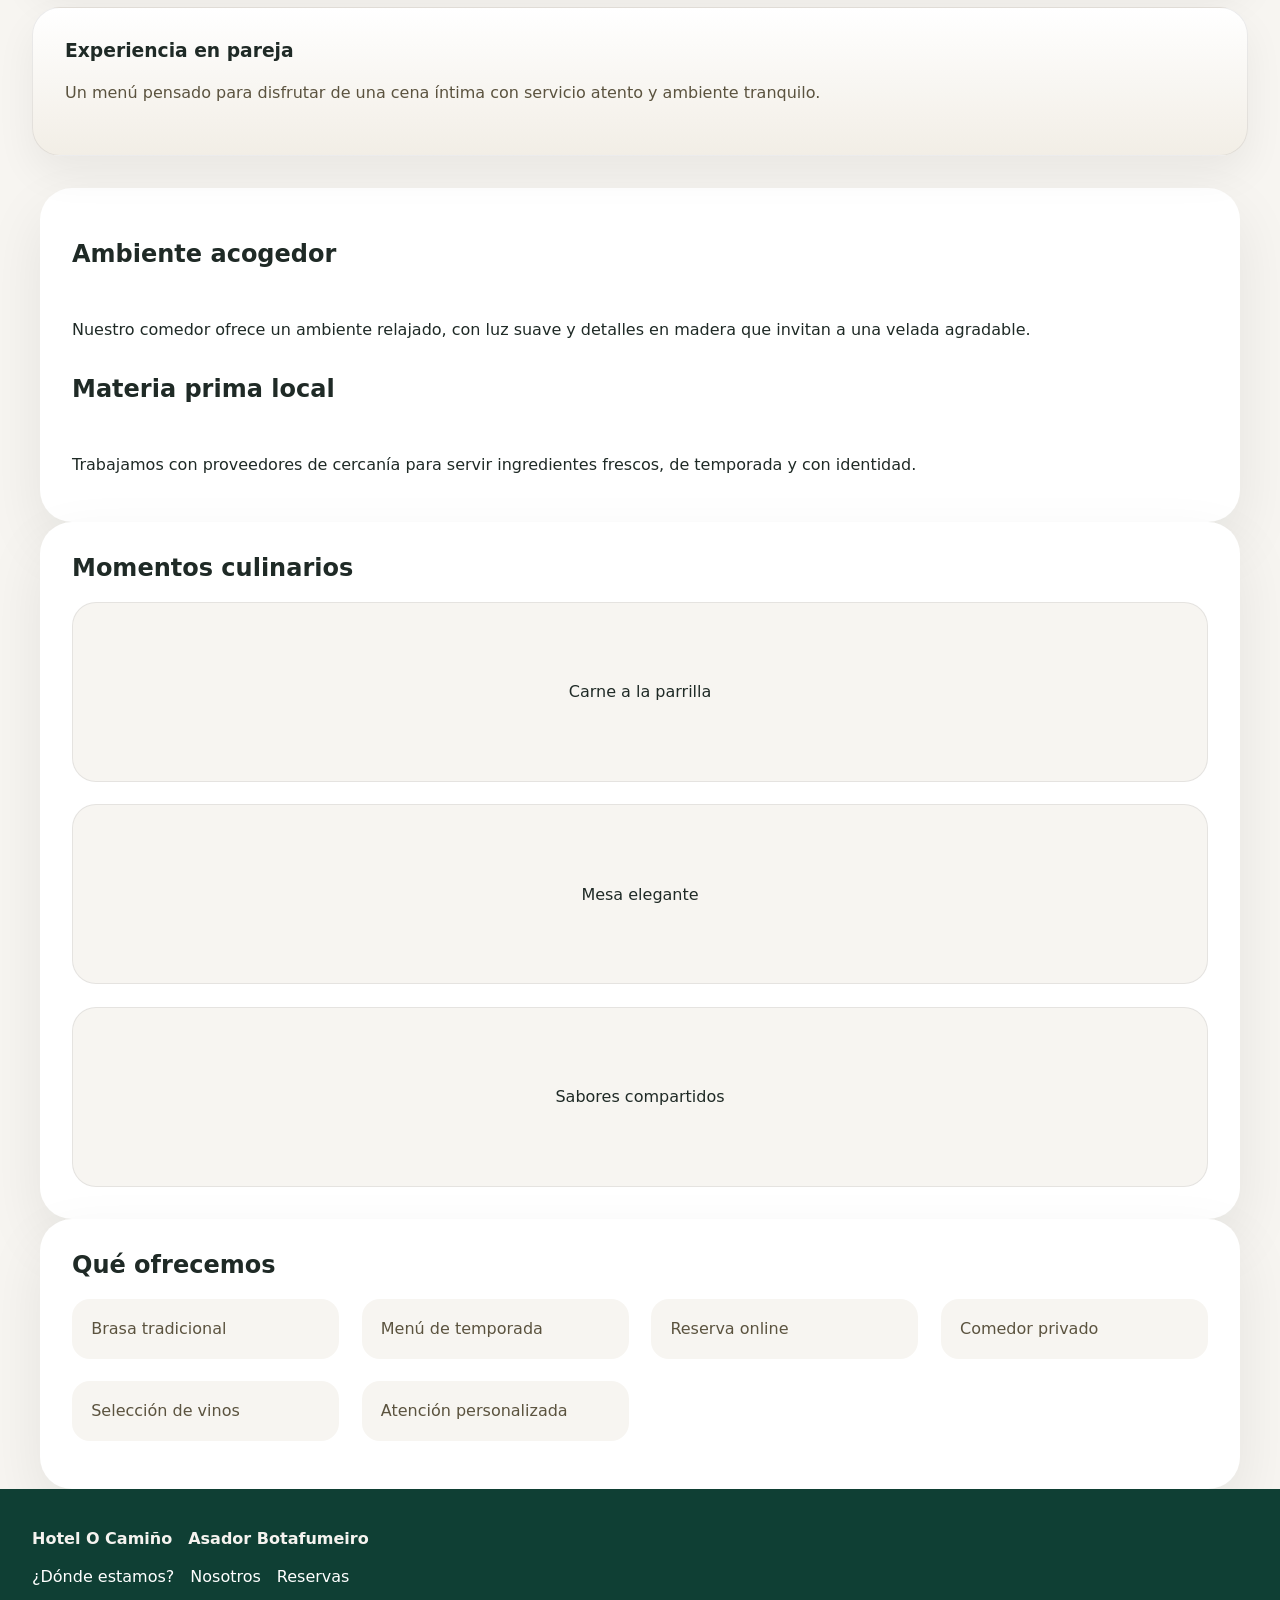
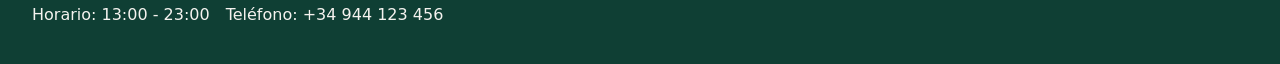
<file: demo Prodgects/restaurant.html>
<!DOCTYPE html>
<html lang="es">

<head>
    <meta charset="UTF-8" />
    <meta name="viewport" content="width=device-width, initial-scale=1.0" />
    <title>Asador Botafumeiro</title>
    <link rel="stylesheet" href="style.css" />
</head>

<body>
    <header class="site-header">
        <div class="brand-group">
            <a href="index.html" class="brand-link restaurant-logo">Asador Botafumeiro</a>
        </div>
        <nav class="main-nav">
            <a href="ubicacion.html">¿Dónde estamos?</a>
            <a href="nosotros.html">Nosotros</a>
            <a href="reservas.html" class="btn btn-alt">Reservas</a>
        </nav>
        <button class="menu-toggle" aria-label="Abrir menú">☰</button>
    </header>

    <section class="hero hero-restaurant">
        <div class="hero-content">
            <p class="eyebrow">Asador Botafumeiro</p>
            <h1>Sabor tradicional con alma contemporánea</h1>
            <p>Disfruta de una experiencia gastronómica única con aromas y recetas pensadas para compartir.</p>
            <a href="reservas.html" class="btn btn-primary">Reservar mesa</a>
        </div>
    </section>

    <section class="intro-panel">
        <div class="section-copy">
            <h2>Sabores que unen</h2>
            <p>Asador Botafumeiro celebra la cocina de mercado con platos elaborados a base de producto local, fuego y
                mucho cariño.</p>
            <p>Descubre entrantes para compartir, carnes a la brasa, pescados del Cantábrico y una selección de vinos
                pensada para cada bocado.</p>
            <p>Nuestro restaurante combina la elegancia del espacio con una atmósfera cálida. Ideal para cenas
                familiares, reuniones de amigos y celebraciones especiales.</p>
        </div>
    </section>

    <section class="cards-row restaurants-grid">
        <article class="card">
            <h3>Menú tradicional</h3>
            <p>Platos que respetan la tradición gallega y se elevan con técnica contemporánea.</p>
        </article>
        <article class="card">
            <h3>Parrilla especial</h3>
            <p>Carnes seleccionadas y braseadas con un punto perfecto de sabor y jugosidad.</p>
        </article>
        <article class="card">
            <h3>Experiencia en pareja</h3>
            <p>Un menú pensado para disfrutar de una cena íntima con servicio atento y ambiente tranquilo.</p>
        </article>
    </section>

    <section class="feature-split">
        <div>
            <h2>Ambiente acogedor</h2>
            <p>Nuestro comedor ofrece un ambiente relajado, con luz suave y detalles en madera que invitan a una velada
                agradable.</p>
        </div>
        <div>
            <h2>Materia prima local</h2>
            <p>Trabajamos con proveedores de cercanía para servir ingredientes frescos, de temporada y con identidad.
            </p>
        </div>
    </section>

    <section class="gallery-section">
        <h2>Momentos culinarios</h2>
        <div class="gallery-grid">
            <div class="gallery-item">Carne a la parrilla</div>
            <div class="gallery-item">Mesa elegante</div>
            <div class="gallery-item">Sabores compartidos</div>
        </div>
    </section>

    <section class="services-panel restaurant-services">
        <h2>Qué ofrecemos</h2>
        <ul class="services-list">
            <li>Brasa tradicional</li>
            <li>Menú de temporada</li>
            <li>Reserva online</li>
            <li>Comedor privado</li>
            <li>Selección de vinos</li>
            <li>Atención personalizada</li>
        </ul>
    </section>

    <footer class="site-footer">
        <div class="footer-brand">
            <span>Hotel O Camiño</span>
            <span>Asador Botafumeiro</span>
        </div>
        <div class="footer-nav">
            <a href="ubicacion.html">¿Dónde estamos?</a>
            <a href="nosotros.html">Nosotros</a>
            <a href="reservas.html">Reservas</a>
        </div>
        <div class="contact-info">
            <p>Horario: 13:00 - 23:00</p>
            <p>Teléfono: +34 944 123 456</p>
        </div>
    </footer>

    <script src="script.js"></script>
</body>

</html>
</file>
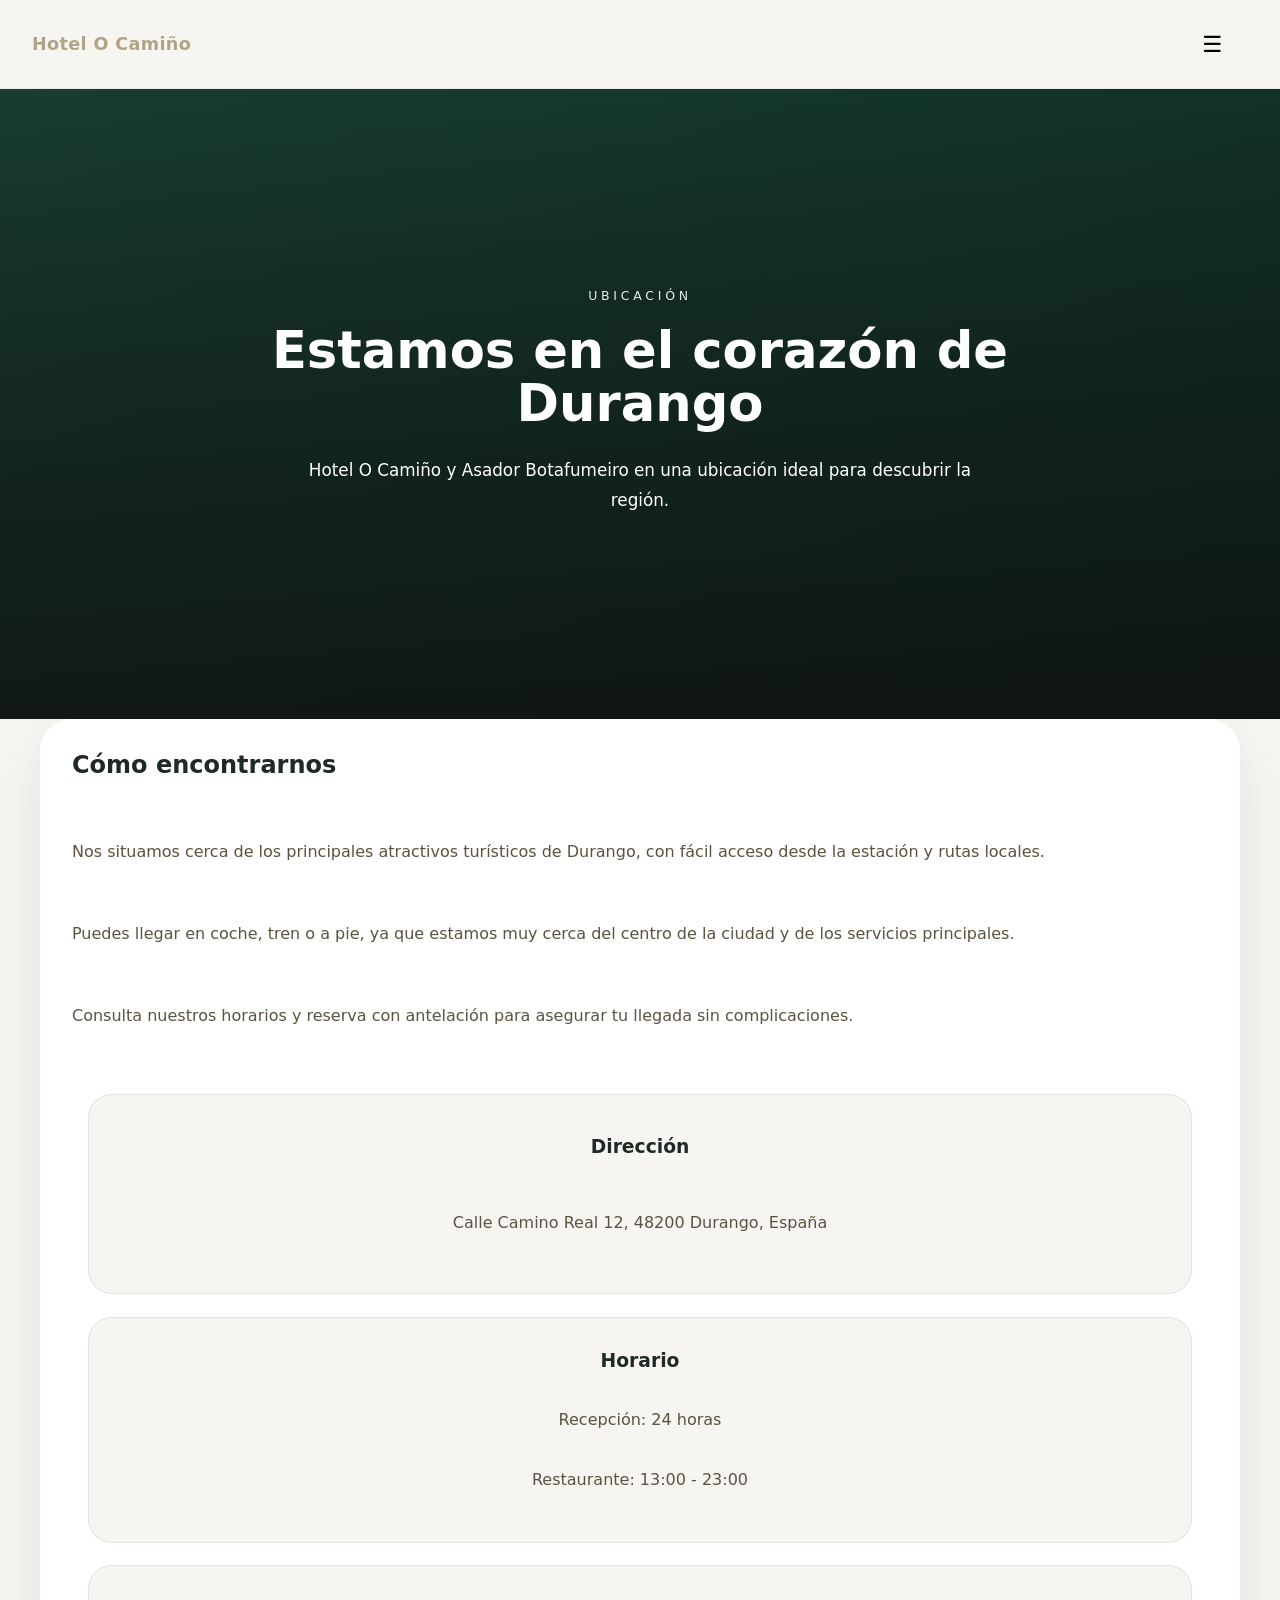
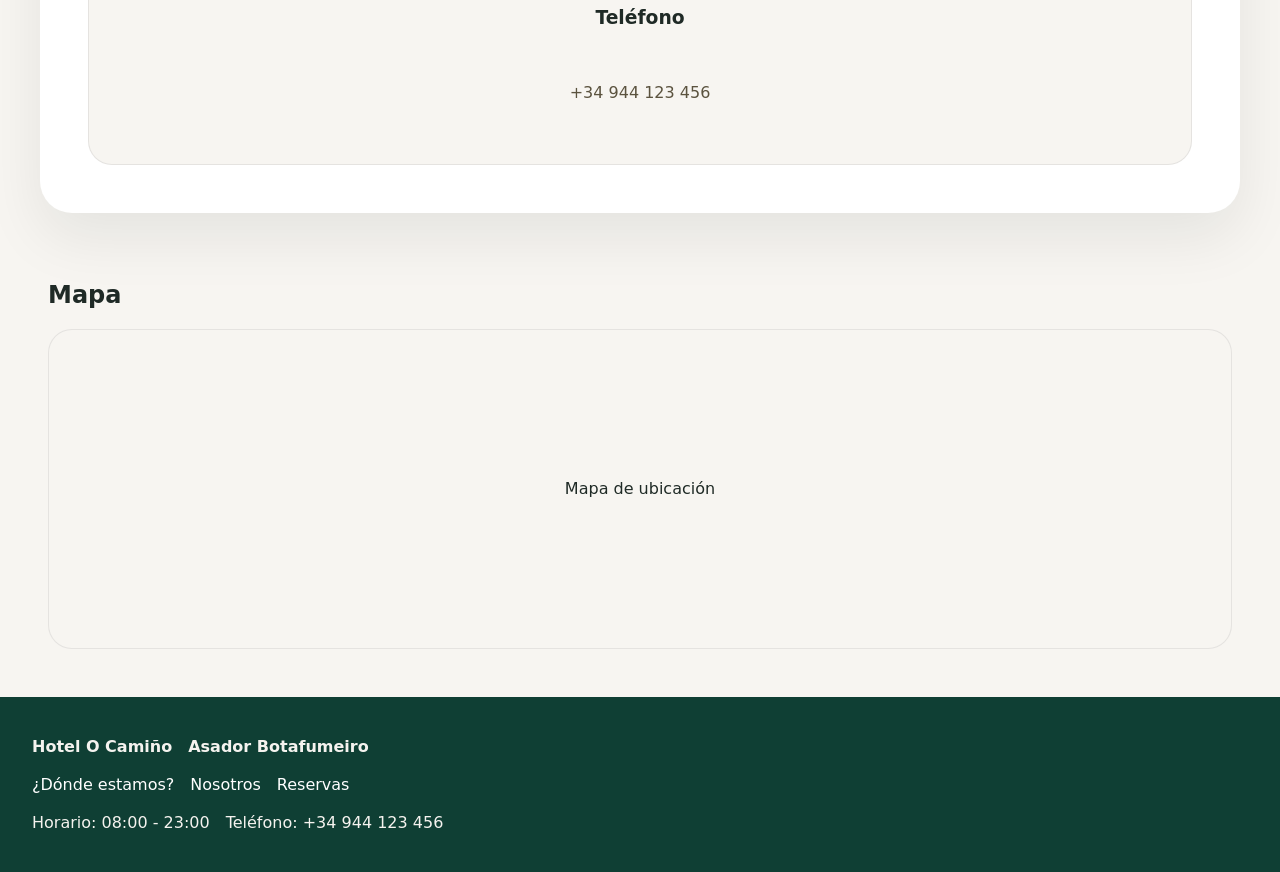
<file: demo Prodgects/ubicacion.html>
<!DOCTYPE html>
<html lang="es">

<head>
    <meta charset="UTF-8" />
    <meta name="viewport" content="width=device-width, initial-scale=1.0" />
    <title>¿Dónde estamos? - Hotel O Camiño</title>
    <link rel="stylesheet" href="style.css" />
</head>

<body>
    <header class="site-header">
        <div class="brand-group">
            <a href="index.html" class="brand-link hotel-logo">Hotel O Camiño</a>
        </div>
        <nav class="main-nav">
            <a href="ubicacion.html">¿Dónde estamos?</a>
            <a href="nosotros.html">Nosotros</a>
            <a href="reservas.html" class="btn btn-alt">Reservas</a>
        </nav>
        <button class="menu-toggle" aria-label="Abrir menú">☰</button>
    </header>

    <section class="hero hero-location">
        <div class="hero-content">
            <p class="eyebrow">Ubicación</p>
            <h1>Estamos en el corazón de Durango</h1>
            <p>Hotel O Camiño y Asador Botafumeiro en una ubicación ideal para descubrir la región.</p>
        </div>
    </section>

    <section class="location-panel">
        <div class="location-copy">
            <h2>Cómo encontrarnos</h2>
            <p>Nos situamos cerca de los principales atractivos turísticos de Durango, con fácil acceso desde la
                estación y rutas locales.</p>
            <p>Puedes llegar en coche, tren o a pie, ya que estamos muy cerca del centro de la ciudad y de los servicios
                principales.</p>
            <p>Consulta nuestros horarios y reserva con antelación para asegurar tu llegada sin complicaciones.</p>
        </div>
        <div class="location-details">
            <div class="info-card">
                <h3>Dirección</h3>
                <p>Calle Camino Real 12, 48200 Durango, España</p>
            </div>
            <div class="info-card">
                <h3>Horario</h3>
                <p>Recepción: 24 horas</p>
                <p>Restaurante: 13:00 - 23:00</p>
            </div>
            <div class="info-card">
                <h3>Teléfono</h3>
                <p>+34 944 123 456</p>
            </div>
        </div>
    </section>

    <section class="map-panel">
        <h2>Mapa</h2>
        <div class="map-placeholder">Mapa de ubicación</div>
    </section>

    <footer class="site-footer">
        <div class="footer-brand">
            <span>Hotel O Camiño</span>
            <span>Asador Botafumeiro</span>
        </div>
        <div class="footer-nav">
            <a href="ubicacion.html">¿Dónde estamos?</a>
            <a href="nosotros.html">Nosotros</a>
            <a href="reservas.html">Reservas</a>
        </div>
        <div class="contact-info">
            <p>Horario: 08:00 - 23:00</p>
            <p>Teléfono: +34 944 123 456</p>
        </div>
    </footer>

    <script src="script.js"></script>
</body>

</html>
</file>
<file: demo Prodgects/style.css>
:root {
  --primary: #0F3F34;
  --restaurant-color: #0F3F34;
  --accent: #B1A486;
  --hotel-ochcolor: #B1A486;
  --accent-dark: #816E4F;
  --bg-soft: #F7F5F1;
  --bg-strong: #13231F;
  --surface: #FFFFFF;
  --surface-soft: #F1ECE3;
  --text-dark: #1F2A26;
  --text-muted: #5B533F;
  --shadow: 0 24px 60px rgba(17, 24, 25, 0.08);
}

* {
  box-sizing: border-box;
}

html {
  scroll-behavior: smooth;
}

body {
  margin: 0;
  font-family: Inter, system-ui, -apple-system, BlinkMacSystemFont, sans-serif;
  color: var(--text-dark);
  background: var(--bg-soft);
  min-height: 100vh;
}

a {
  color: inherit;
  text-decoration: none;
}

img {
  max-width: 100%;
  display: block;
}

button,
input,
select,
textarea {
  font: inherit;
}

.site-header {
  position: sticky;
  top: 0;
  z-index: 20;
  display: flex;
  align-items: center;
  justify-content: space-between;
  gap: 1rem;
  padding: 1rem 2rem;
  background: rgba(247, 245, 241, 0.96);
  backdrop-filter: blur(10px);
  border-bottom: 1px solid rgba(17, 24, 25, 0.05);
}

.brand-group {
  display: flex;
  align-items: center;
  gap: 1rem;
}

.brand-link {
  font-size: 1.1rem;
  font-weight: 700;
  letter-spacing: 0.02em;
}

.hotel-logo {
  color: var(--hotel-ochcolor);
}

.restaurant-logo {
  color: var(--restaurant-color);
}

.main-nav {
  display: flex;
  flex-wrap: wrap;
  align-items: center;
  gap: 1rem;
}

.menu-toggle {
  display: none;
  border: none;
  background: transparent;
  font-size: 1.4rem;
  cursor: pointer;
}

.btn,
button {
  display: inline-flex;
  align-items: center;
  justify-content: center;
  padding: 0.95rem 1.6rem;
  border-radius: 999px;
  border: none;
  cursor: pointer;
  transition: transform 0.2s ease, box-shadow 0.2s ease, background 0.2s ease;
}

.btn:hover,
button:hover {
  transform: translateY(-1px);
}

.btn-primary {
  background: var(--restaurant-color);
  color: #fff;
}

.btn-alt {
  background: var(--hotel-ochcolor);
  color: #fff;
}

.hero {
  min-height: clamp(60vh, 70vh, 80vh);
  display: grid;
  place-items: center;
  text-align: center;
  padding: 4rem 2rem;
  color: #fff;
  position: relative;
  overflow: hidden;
}

.hero::after {
  content: '';
  position: absolute;
  inset: 0;
  background: linear-gradient(180deg, rgba(15, 63, 52, 0.4), rgba(17, 22, 21, 0.8));
  pointer-events: none;
}

.hero-content {
  position: relative;
  max-width: 820px;
  z-index: 1;
  animation: fadeIn 1s ease forwards;
}

.hero .eyebrow {
  text-transform: uppercase;
  letter-spacing: 0.3em;
  font-size: 0.78rem;
  opacity: 0.9;
  margin-bottom: 1rem;
}

.hero h1 {
  font-size: clamp(2.8rem, 4vw, 4.2rem);
  margin: 0;
  line-height: 1.05;
}

.hero p {
  max-width: 680px;
  margin: 1.5rem auto 2rem;
  font-size: 1.05rem;
  line-height: 1.8;
}

.hero-hotel {
  background: radial-gradient(circle at top, rgba(255, 255, 255, 0.12), transparent 35%),
    linear-gradient(160deg, #31423a 0%, #0c211a 100%);
}

.hero-restaurant {
  background: radial-gradient(circle at top right, rgba(177, 164, 134, 0.18), transparent 30%),
    linear-gradient(160deg, #0f3f34 0%, #071612 100%);
}

.hero-nosotros,
.hero-location,
.hero-reservas {
  background: linear-gradient(160deg, #1f3b2f 0%, #08120e 100%);
}

.hero-home {
  min-height: clamp(70vh, 78vh, 95vh);
  background: linear-gradient(180deg, rgba(15, 63, 52, 0.92), rgba(10, 17, 12, 0.94)),
    radial-gradient(circle at top right, rgba(177, 164, 134, 0.2), transparent 30%),
    radial-gradient(circle at bottom left, rgba(255, 255, 255, 0.08), transparent 20%);
  color: #fff;
  position: relative;
  overflow: hidden;
  display: grid;
  grid-template-columns: minmax(0, 1fr) minmax(320px, 420px);
  align-items: center;
  gap: 2rem;
}

.hero-home::before {
  content: '';
  position: absolute;
  inset: 0;
  background: none;
  pointer-events: none;
}

.hero-home .hero-content {
  max-width: 600px;
}

.hero-actions {
  display: flex;
  flex-wrap: wrap;
  gap: 1rem;
  margin-top: 1.8rem;
}

.hero-card {
  background: rgba(255, 255, 255, 0.95);
  color: var(--text-dark);
  border-radius: 32px;
  border: 1px solid rgba(17, 24, 25, 0.08);
  box-shadow: 0 24px 60px rgba(17, 24, 25, 0.12);
  padding: 2rem;
  align-self: start;
}

.hero-card h2 {
  margin-top: 0;
}

.section-intro {
  display: grid;
  gap: 2rem;
  max-width: 1200px;
  margin: 0 auto;
}

.benefits-grid,
.room-grid,
.testimonial-grid {
  display: grid;
  gap: 1.5rem;
  grid-template-columns: repeat(3, minmax(240px, 1fr));
}

.room-card,
.testimonial-card {
  background: linear-gradient(180deg, #ffffff 0%, #f6f1e6 100%);
  border: 1px solid rgba(17, 24, 25, 0.08);
  border-radius: 28px;
  padding: 2rem;
  box-shadow: 0 18px 40px rgba(17, 24, 25, 0.06);
}

.room-card a {
  margin-top: 1.5rem;
  display: inline-flex;
}

.testimonial-section {
  padding: 4rem 2rem;
  background: var(--surface-soft);
}

.testimonial-section h2 {
  text-align: center;
}

.testimonial-card p {
  margin-bottom: 1.5rem;
  color: var(--text-muted);
}

.testimonial-card strong {
  color: var(--text-dark);
}

.section-intro .card {
  padding: 2rem;
}

section {
  padding: 4rem 2rem;
}

.intro-panel,
.about-panel,
.services-panel,
.reservation-panel,
.location-panel,
.timeline-section,
.gallery-section,
.feature-split {
  background: #fff;
  margin: 0 auto;
  border-radius: 32px;
  box-shadow: var(--shadow);
  max-width: 1200px;
}

.section-copy,
.location-copy,
.form-card,
.cards-row,
.location-details,
.timeline-grid,
.gallery-grid,
.services-panel ul,
.location-details {
  display: grid;
  gap: 1.4rem;
}

.section-copy {
  padding: 3rem;
}

.section-copy h2,
.cards-row h2,
.about-panel h2,
.timeline-section h2,
.gallery-section h2,
.services-panel h2,
.location-panel h2,
.location-details h3,
.reservation-panel h2 {
  margin-top: 0;
}

.section-copy p,
.card p,
.timeline-card p,
.info-card p,
.location-copy p,
.services-list li,
.reservation-form label,
.location-details p {
  color: var(--text-muted);
  line-height: 1.75;
}

.cards-row {
  padding: 3rem;
}

.cards-row h2 {
  grid-column: 1 / -1;
}

.cards-row {
  grid-template-columns: 1fr;
}

.card {
  background: linear-gradient(180deg, #ffffff 0%, #f2eee6 100%);
  border: 1px solid rgba(17, 24, 25, 0.08);
  border-radius: 28px;
  padding: 2rem;
  box-shadow: 0 18px 40px rgba(17, 24, 25, 0.06);
  animation: fadeInUp 0.9s ease forwards;
}

.card h3 {
  margin-top: 0;
}

.feature-split {
  grid-template-columns: repeat(2, minmax(0, 1fr));
  padding: 3rem;
}

.feature-split>div {
  display: grid;
  gap: 1rem;
}

.gallery-section {
  padding: 3rem;
}

.gallery-grid {
  grid-template-columns: repeat(3, minmax(0, 1fr));
}

.gallery-item,
.info-card,
.timeline-card,
.form-card,
.map-placeholder {
  background: var(--bg-soft);
  border-radius: 24px;
  border: 1px solid rgba(17, 24, 25, 0.08);
  padding: 2rem;
  min-height: 200px;
  display: grid;
  place-items: center;
  text-align: center;
}

.gallery-item {
  min-height: 180px;
}

.timeline-section,
.location-panel,
.reservation-panel {
  padding: 3rem;
}

.timeline-grid,
.location-details,
.services-list {
  grid-template-columns: repeat(auto-fit, minmax(240px, 1fr));
}

.timeline-card,
.info-card {
  text-align: left;
}

.timeline-card h3,
.info-card h3 {
  margin-top: 0;
  color: var(--text-dark);
}

.services-list {
  list-style: none;
  padding: 0;
}

.services-list li {
  background: #f7f5f1;
  padding: 1rem 1.2rem;
  border-radius: 18px;
}

.reservation-panel {
  display: grid;
  justify-items: center;
}

.form-card {
  width: min(100%, 560px);
}

.reservation-form {
  display: grid;
  gap: 1.2rem;
}

.reservation-form label {
  display: grid;
  gap: 0.7rem;
  font-weight: 600;
}

.reservation-form input,
.reservation-form select,
.reservation-form textarea {
  width: 100%;
  border: 1px solid rgba(17, 24, 25, 0.12);
  border-radius: 18px;
  padding: 1rem 1.1rem;
  background: #fff;
}

.reservation-form textarea {
  min-height: 140px;
  resize: vertical;
}

.location-panel {
  display: grid;
  gap: 2rem;
}

.location-details {
  padding: 1rem;
}

.map-panel {
  padding: 3rem;
}

.map-placeholder {
  min-height: 320px;
  width: 100%;
}

.site-footer {
  padding: 2.5rem 2rem;
  display: grid;
  gap: 1.2rem;
  background: #0f3f34;
  color: #f5f3ef;
}

.footer-brand,
.footer-nav,
.contact-info {
  display: flex;
  flex-wrap: wrap;
  gap: 1rem;
  align-items: center;
}

.footer-brand span {
  font-weight: 700;
}

.footer-nav a {
  color: #fff;
}

.contact-info p {
  margin: 0;
}

.landing-page {
  min-height: 100vh;
  background: linear-gradient(160deg, #f1ede4 0%, #e5dccd 35%, #141e1a 100%);
}

.landing-shell {
  min-height: 100vh;
  display: grid;
  gap: 2.5rem;
  align-items: center;
  justify-items: center;
  padding: 3rem 2rem;
}

.landing-brand {
  display: grid;
  gap: 1rem;
  padding: 2rem 3rem;
  border-radius: 32px;
  background: rgba(255, 255, 255, 0.9);
  box-shadow: var(--shadow);
  min-width: min(640px, 100%);
  text-align: center;
  animation: fadeInUp 0.9s ease forwards;
}

.landing-logo {
  display: inline-flex;
  flex-direction: column;
  gap: 0.5rem;
  font-size: clamp(1.4rem, 2vw, 2.3rem);
  font-weight: 800;
  text-transform: uppercase;
}

.landing-logo span {
  font-size: 0.95rem;
  text-transform: none;
  letter-spacing: 0.15em;
}

.landing-brand p {
  margin: 0;
  color: var(--text-muted);
}

.landing-social {
  display: grid;
  gap: 1.2rem;
  width: min(720px, 100%);
  grid-template-columns: repeat(auto-fit, minmax(220px, 1fr));
}

.social-link {
  display: inline-block;
  background: #fff;
  border-radius: 999px;
  padding: 0.85rem 1.2rem;
  border: 1px solid rgba(17, 24, 25, 0.08);
  color: var(--text-dark);
  transition: transform 0.2s ease;
}

.social-link:hover {
  transform: translateY(-2px);
}

@media (max-width: 900px) {
  .site-header {
    padding: 1rem 1.5rem;
    flex-wrap: wrap;
  }

  .hero-home {
    grid-template-columns: 1fr;
    padding: 3rem 1.5rem;
  }

  .hero-card {
    max-width: 100%;
  }

  .hero-actions {
    justify-content: center;
  }

  .benefits-grid,
  .room-grid,
  .testimonial-grid {
    grid-template-columns: 1fr;
  }
}

.main-nav {
  order: 3;
  width: 100%;
  justify-content: center;
  display: none;
  flex-direction: column;
  gap: 0.75rem;
  background: rgba(247, 245, 241, 0.97);
  border-radius: 24px;
  padding: 1rem;
}

.main-nav.open {
  display: flex;
}

.menu-toggle {
  display: block;
}

.hero {
  padding: 3rem 1.5rem;
}

.intro-panel,
.about-panel,
.feature-split,
.gallery-section,
.timeline-section,
.location-panel,
.reservation-panel,
.services-panel {
  padding: 2rem;
}

.feature-split,
.gallery-grid,
.timeline-grid,
.location-details {
  grid-template-columns: 1fr;
}

.cards-row {
  padding: 2rem;
}
}

@media (max-width: 640px) {
  .site-header {
    flex-direction: column;
    align-items: stretch;
    gap: 1rem;
  }

  .main-nav {
    flex-direction: column;
    gap: 0.75rem;
  }

  .hero {
    padding: 3rem 1.2rem;
  }

  .landing-shell {
    padding: 2rem 1rem;
  }
}

@keyframes fadeIn {
  from {
    opacity: 0;
    transform: translateY(18px);
  }

  to {
    opacity: 1;
    transform: translateY(0);
  }
}

@keyframes fadeInUp {
  from {
    opacity: 0;
    transform: translateY(24px);
  }

  to {
    opacity: 1;
    transform: translateY(0);
  }
}
</file>
